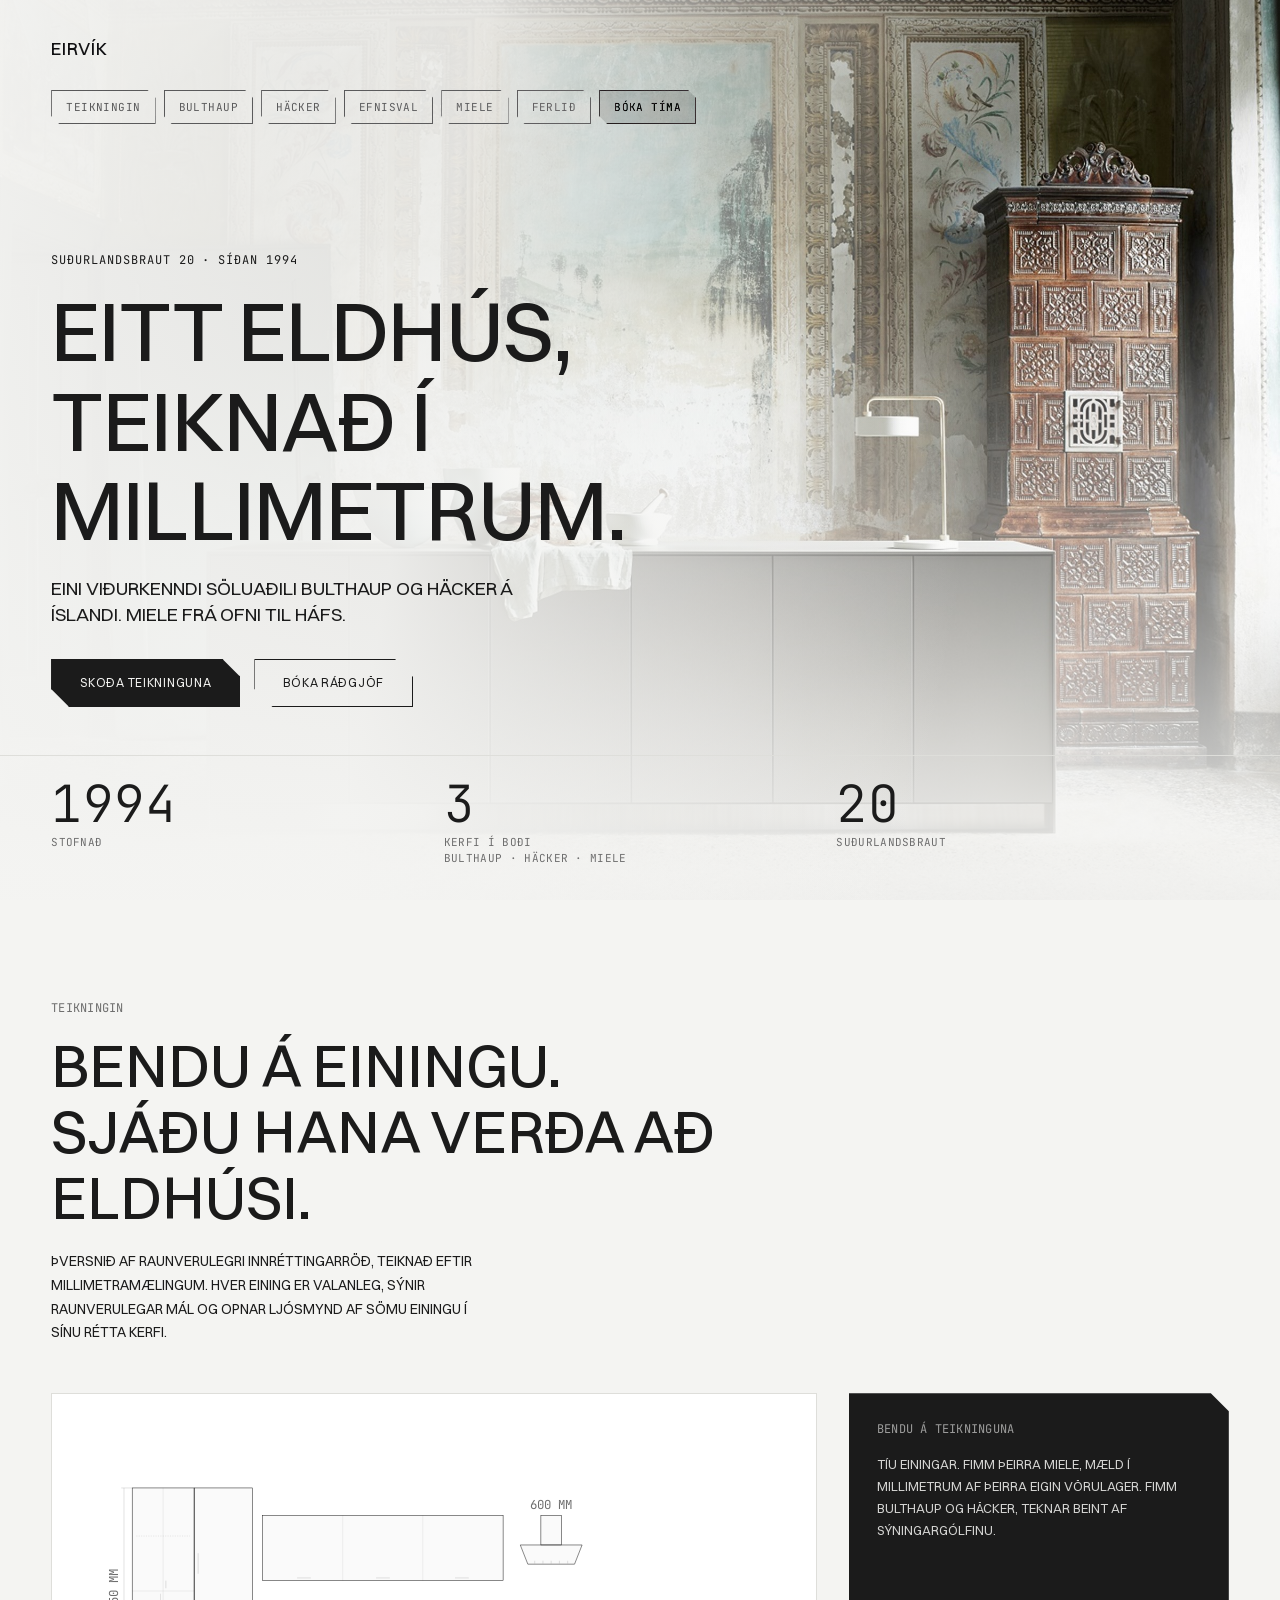
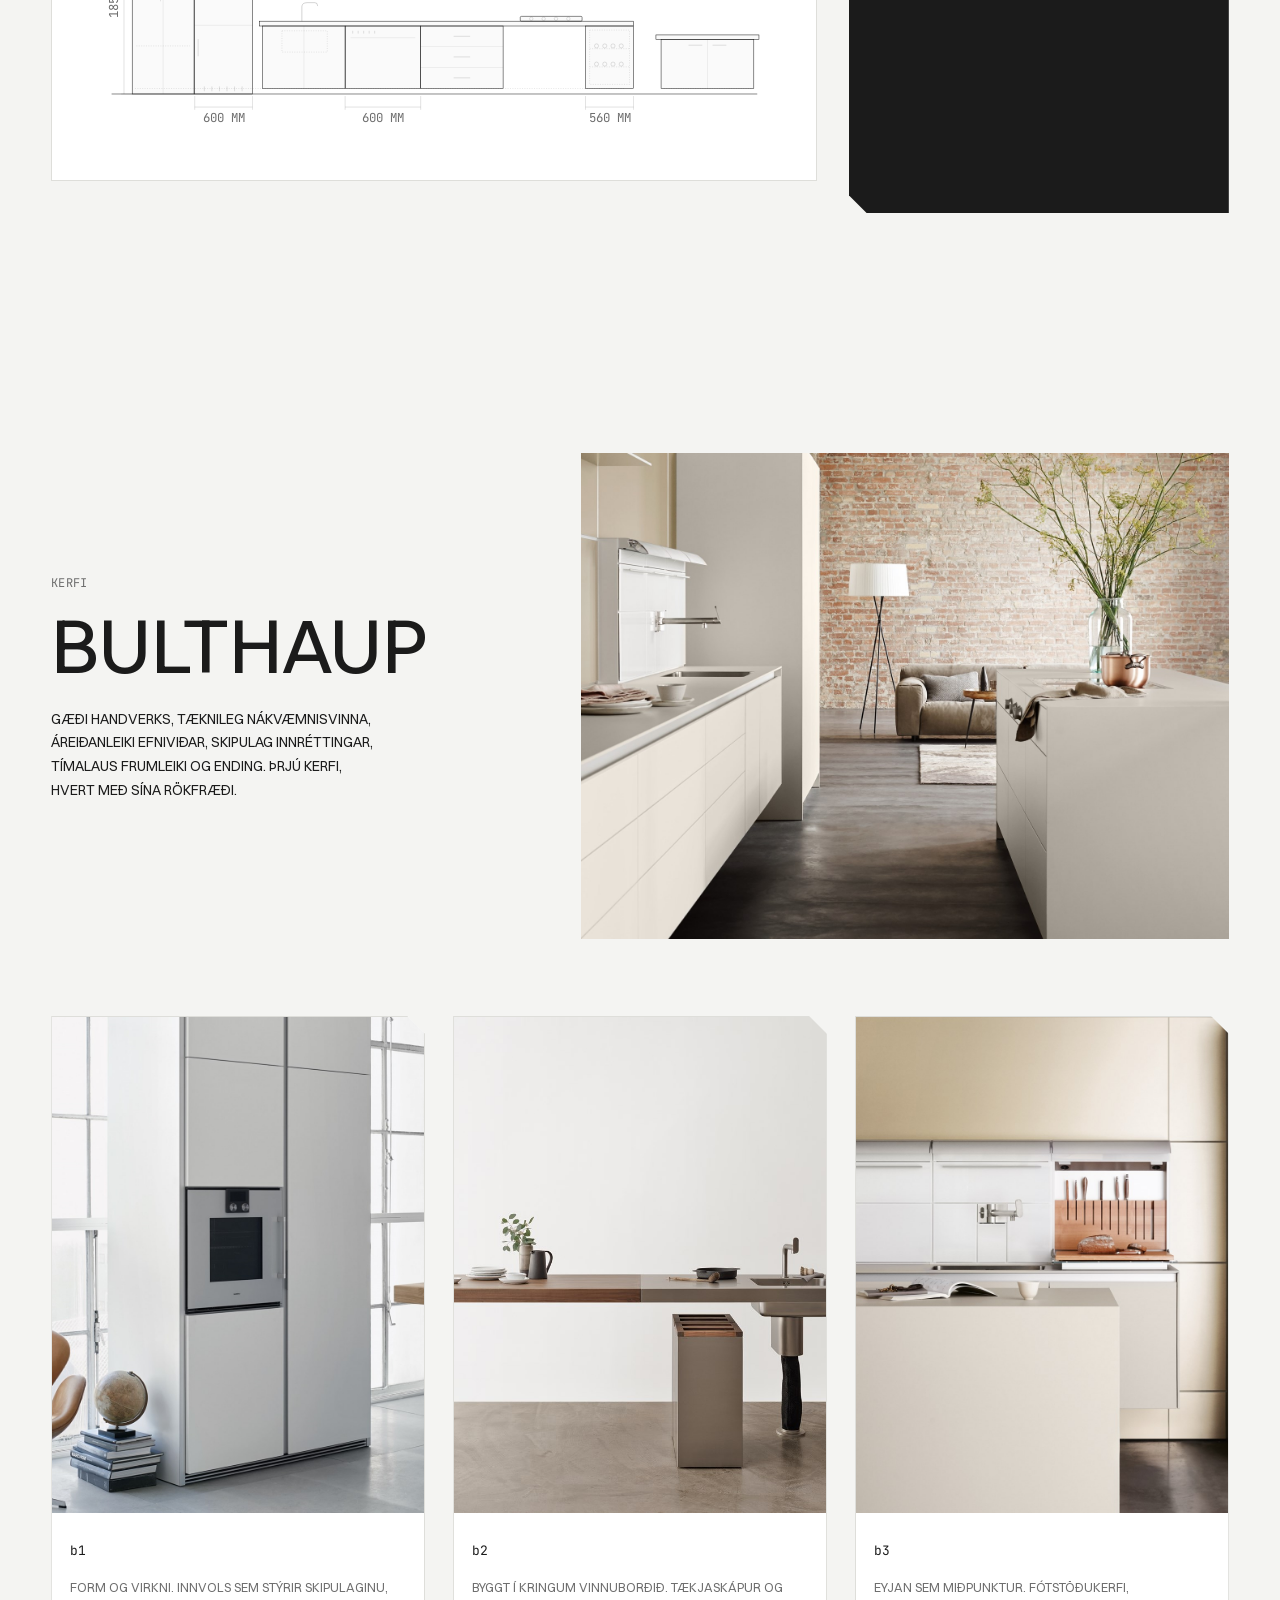
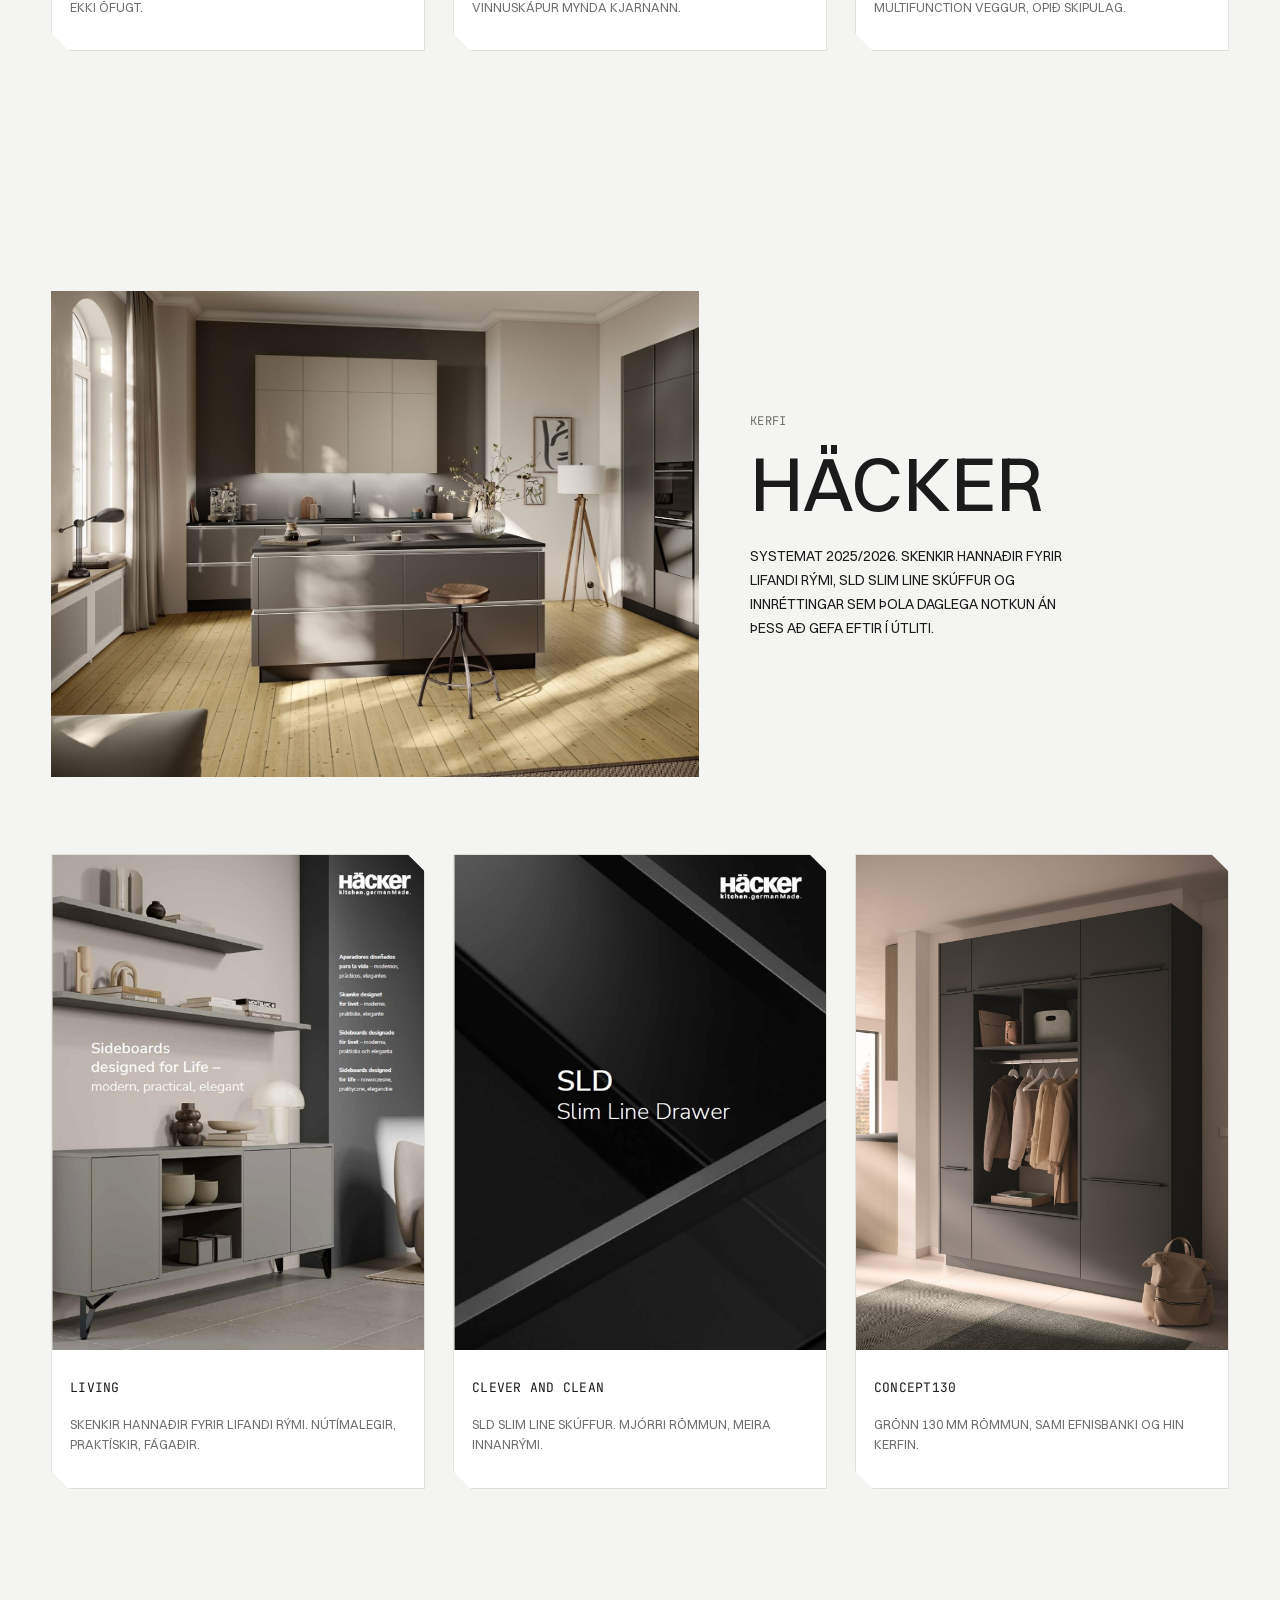
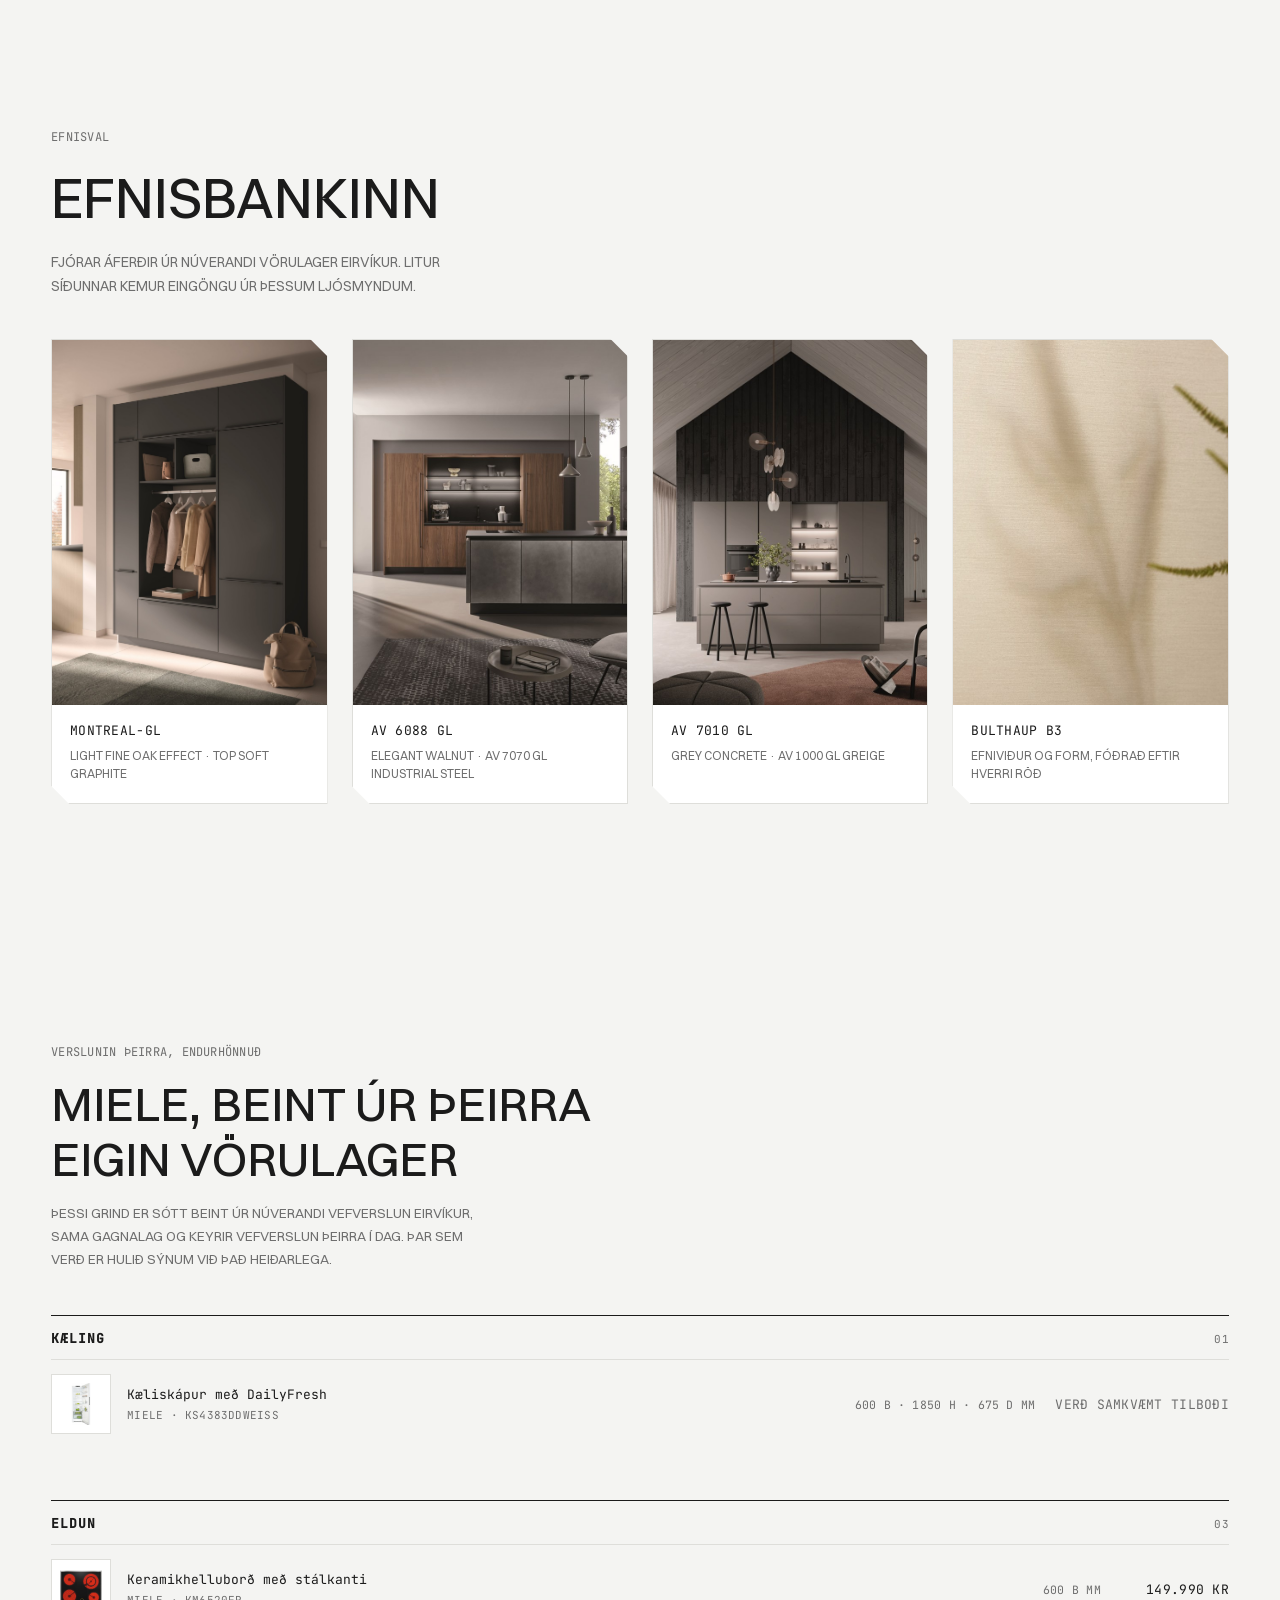
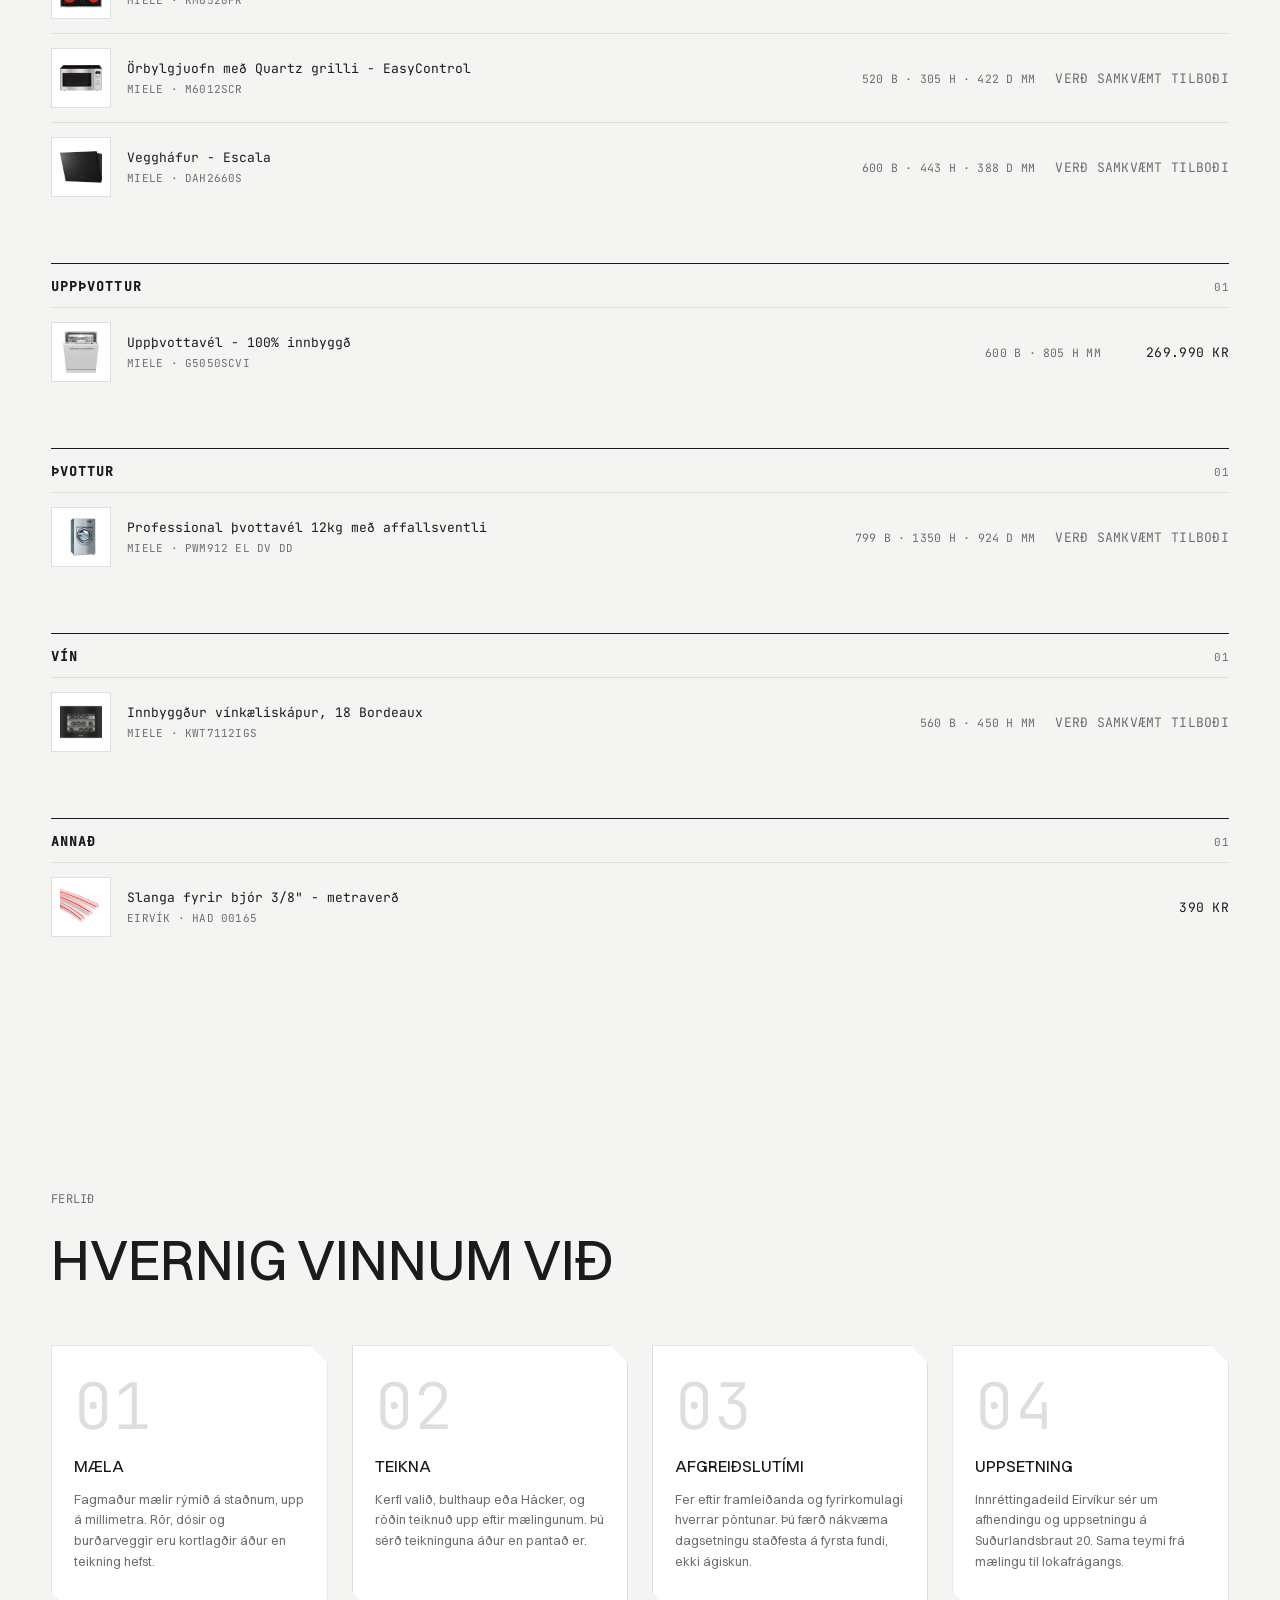
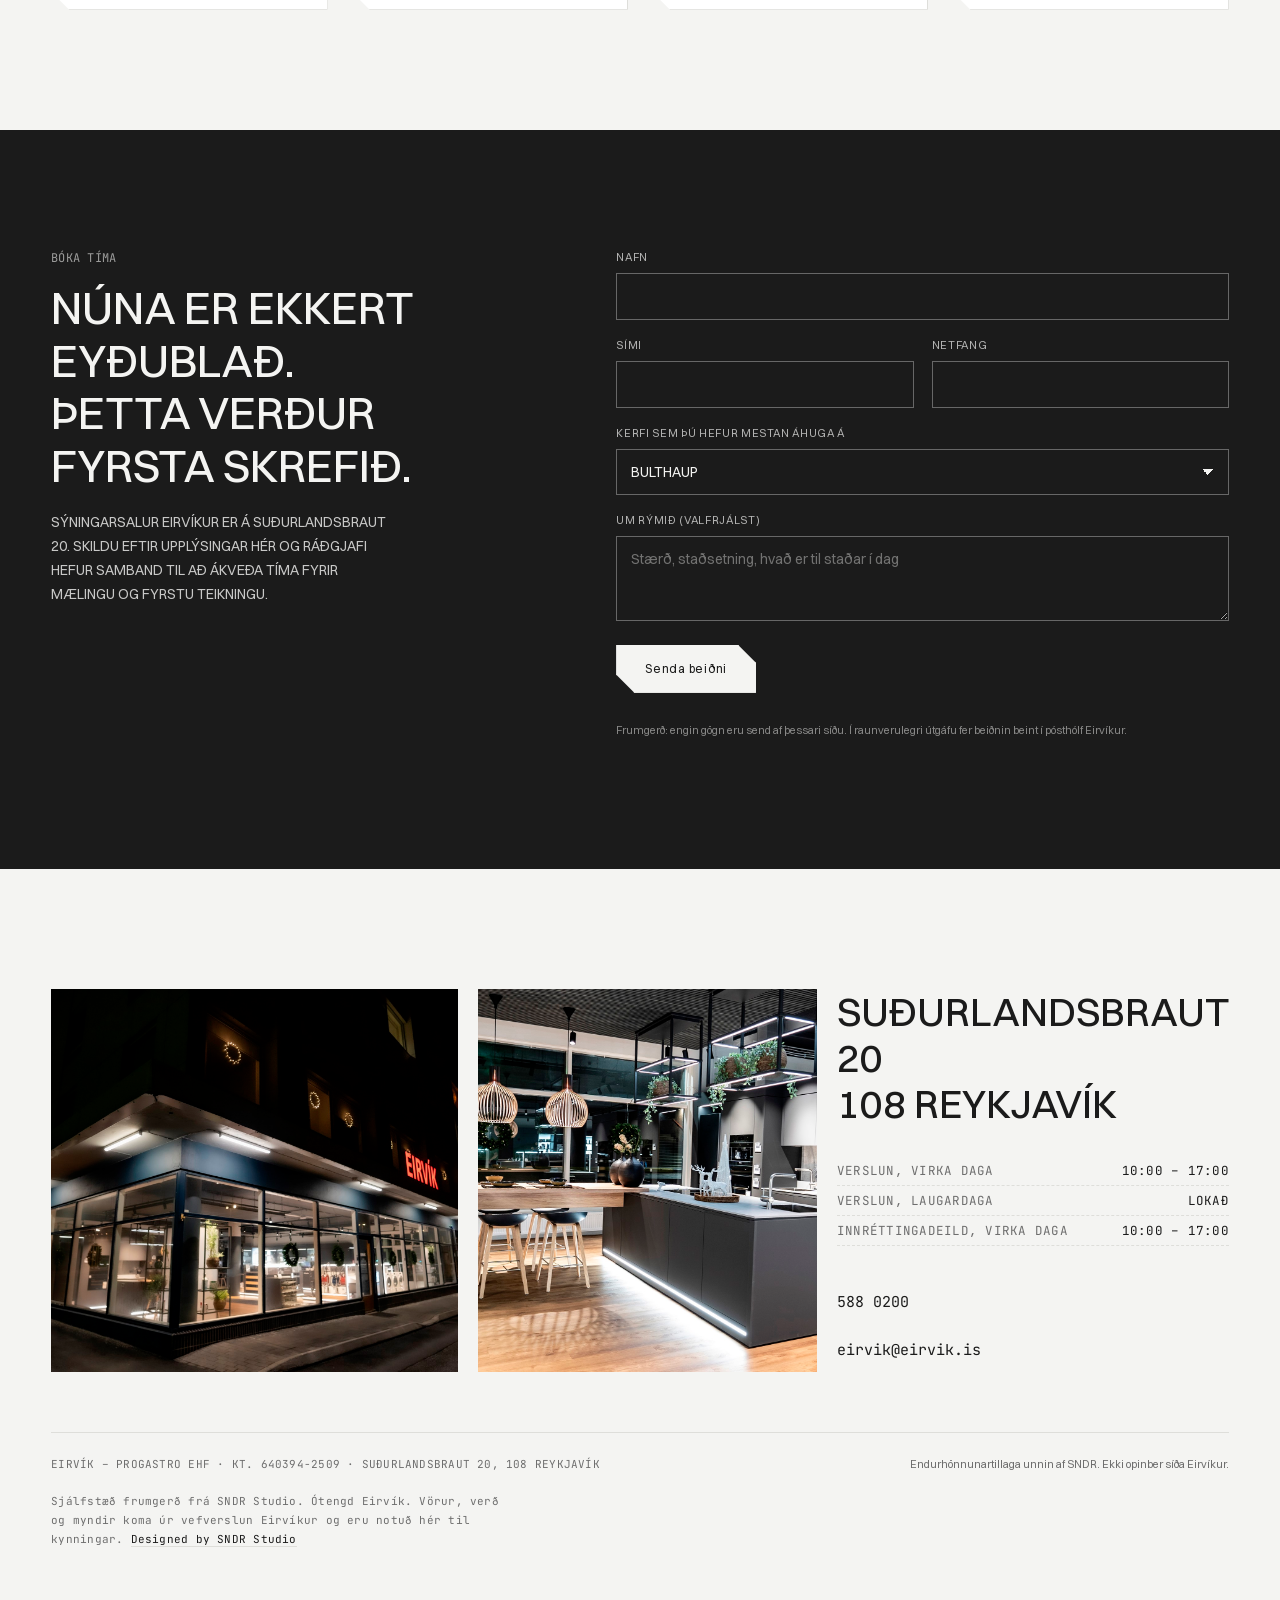
<file: index.html>
<!DOCTYPE html>
<html lang="is">
<head>
<meta charset="UTF-8">
<meta name="viewport" content="width=device-width, initial-scale=1">
<title>Eirvík — bulthaup, Häcker og Miele. Suðurlandsbraut 20.</title>
<meta name="description" content="Eini viðurkenndi söluaðili bulthaup og Häcker eldhúsinnréttinga á Íslandi, ásamt Miele. Teiknað í millimetrum, síðan 1994.">
<meta name="theme-color" content="#F4F4F2">
<link rel="preload" as="font" type="font/woff2" href="fonts/Switzer-Variable.woff2" crossorigin>
<link rel="stylesheet" href="styles.css?v=d72c915">
<meta name="robots" content="noindex, nofollow">
<link rel="icon" type="image/png" sizes="32x32" href="favicon-32.png">
<link rel="apple-touch-icon" sizes="180x180" href="favicon-180.png">
</head>
<body>

<a class="skip-link" href="#top-content">Fara í meginefni</a>

<!-- ============ PRELOADER ============ -->
<div id="preloader" aria-hidden="true">
  <div class="preloader__wordmark">EIRVÍK</div>
  <div class="preloader__count"><span id="preloader-pct">0</span></div>
</div>

<!-- ============ HEADER ============ -->
<header class="site-header" id="site-header">
  <div class="site-header__inner">
    <a href="#hero" class="site-header__logo" id="header-logo" aria-label="Eirvík, á forsíðu">EIRVÍK</a>
    <nav class="site-header__nav" aria-label="Aðalvalmynd">
      <a href="#plan">Teikningin</a>
      <a href="#bulthaup">bulthaup</a>
      <a href="#hacker">Häcker</a>
      <a href="#miele">Miele</a>
      <a href="#ferli">Ferlið</a>
      <a href="#bokun" class="site-header__cta">Bóka tíma</a>
    </nav>
    <button class="site-header__toggle" id="nav-toggle" aria-expanded="false" aria-controls="mobile-nav" aria-label="Opna valmynd">
      <span aria-hidden="true"></span><span aria-hidden="true"></span>
    </button>
  </div>
  <!-- section chip nav: constant wayfinding bar, visible at every breakpoint
       (never hidden by the header's hide-on-scroll-down or the mobile toggle).
       Order follows physical page order post-move (Teikningin now sits right
       after the hero) so scrollspy highlighting reads left-to-right the same
       way the page reads top-to-bottom. -->
  <nav class="site-header__subnav" id="section-nav" aria-label="Kaflavalmynd">
    <a href="#plan" class="section-nav__chip" data-section="plan">Teikningin</a>
    <a href="#bulthaup" class="section-nav__chip" data-section="bulthaup">bulthaup</a>
    <a href="#hacker" class="section-nav__chip" data-section="hacker">Häcker</a>
    <a href="#efni" class="section-nav__chip" data-section="efni">Efnisval</a>
    <a href="#miele" class="section-nav__chip" data-section="miele">Miele</a>
    <a href="#ferli" class="section-nav__chip" data-section="ferli">Ferlið</a>
    <a href="#bokun" class="section-nav__chip" data-section="bokun">Bóka tíma</a>
  </nav>
  <nav id="mobile-nav" class="mobile-nav" aria-label="Valmynd, farsími">
    <a href="#plan">Teikningin</a>
    <a href="#bulthaup">bulthaup</a>
    <a href="#hacker">Häcker</a>
    <a href="#efni">Efnisval</a>
    <a href="#miele">Miele</a>
    <a href="#ferli">Ferlið</a>
    <a href="#bokun">Bóka tíma</a>
    <a href="#stadur">Suðurlandsbraut 20</a>
  </nav>
</header>

<main id="top">
  <span id="top-content"></span>

  <!-- ============ HERO ============ -->
  <section class="chapter chapter--hero" id="hero">
    <div class="hero__media">
      <img src="assets/photos/hero.jpg" alt="Bulthaup eldhúseyja með svörtum skápaeiningum og opnum hillum, ljósmyndað hjá Eirvík" width="2400" height="1702" fetchpriority="high">
      <div class="hero__scrim"></div>
    </div>
    <div class="hero__grid">
      <p class="hero__eyebrow mono">Suðurlandsbraut 20 · síðan 1994</p>
      <h1 class="hero__title">Eitt eldhús,<br>teiknað í millimetrum.</h1>
      <p class="hero__lede">Eini viðurkenndi söluaðili bulthaup og Häcker á Íslandi. Miele frá ofni til háfs.</p>
      <div class="hero__actions">
        <a href="#plan" class="btn btn--notched btn--dark">Skoða teikninguna</a>
        <a href="#bokun" class="btn btn--notched btn--ghost">Bóka ráðgjöf</a>
      </div>
    </div>
    <div class="hero__stats mono">
      <div class="hero__stat"><span class="hero__stat-figure">1994</span><span class="hero__stat-label">Stofnað</span></div>
      <div class="hero__stat"><span class="hero__stat-figure">3</span><span class="hero__stat-label">Kerfi í boði<br>bulthaup · Häcker · Miele</span></div>
      <div class="hero__stat"><span class="hero__stat-figure">20</span><span class="hero__stat-label">Suðurlandsbraut</span></div>
    </div>
  </section>

  <!-- ============ PLAN SELECTOR ============ -->
  <section class="chapter chapter--plan" id="plan">
    <div class="plan__head">
      <p class="plan__kicker mono">Teikningin</p>
      <h2 class="plan__title">Bendu á einingu.<br>Sjáðu hana verða að eldhúsi.</h2>
      <p class="plan__body">Þversnið af raunverulegri innréttingarröð, teiknað eftir millimetramælingum. Hver eining er valanleg, sýnir raunverulegar mál og opnar ljósmynd af sömu einingu í sínu rétta kerfi.</p>
    </div>

    <div class="plan__stage" id="plan-stage">
      <div class="plan__svg-wrap">
        <svg class="plan__svg" id="plan-svg" viewBox="0 0 2000 900" xmlns="http://www.w3.org/2000/svg" role="img" aria-label="Þversnið af eldhúsröð með völdum einingum">

  <!-- =============== GROUND: one kitchen, one floor =============== -->
  <g class="plan-shape--static">
    <line x1="60" y1="760" x2="1940" y2="760" stroke="var(--ink)" stroke-width="1.5"/>
    <!-- kick/plinth recess line under every floor-standing run -->
    <line class="plan-detail plan-detail--faint" x1="128" y1="744" x2="1552" y2="744"/>
    <line class="plan-detail plan-detail--faint" x1="1668" y1="744" x2="1922" y2="744"/>
  </g>

  <!-- =============== TALL BLOCK (floor to 1850) =============== -->
  <g class="plan-module" data-hoverable="tall-pantry">
    <rect class="plan-shape" x="120" y="160" width="180" height="600"/>
    <line class="plan-detail plan-detail--reveal" x1="210" y1="160" x2="210" y2="760"/>
    <line class="plan-detail plan-detail--reveal" x1="120" y1="460" x2="300" y2="460"/>
    <line class="plan-detail plan-detail--etch" x1="218" y1="430" x2="218" y2="452"/>
    <line class="plan-detail plan-detail--etch" x1="202" y1="468" x2="202" y2="490"/>
    <line class="plan-detail plan-detail--faint" x1="132" y1="300" x2="288" y2="300"/>
    <line class="plan-detail plan-detail--faint" x1="132" y1="620" x2="288" y2="620"/>
  </g>
  <g class="plan-module" data-hoverable="fridge-column">
    <rect class="plan-shape" x="302" y="160" width="168" height="600"/>
    <line class="plan-detail plan-detail--reveal" x1="302" y1="560" x2="470" y2="560"/>
    <line class="plan-detail plan-detail--etch" x1="312" y1="350" x2="312" y2="410"/>
    <line class="plan-detail plan-detail--etch" x1="312" y1="600" x2="312" y2="650"/>
    <g class="plan-detail plan-detail--etch">
      <line x1="330" y1="738" x2="330" y2="752"/><line x1="352" y1="738" x2="352" y2="752"/>
      <line x1="374" y1="738" x2="374" y2="752"/><line x1="396" y1="738" x2="396" y2="752"/>
      <line x1="418" y1="738" x2="418" y2="752"/><line x1="440" y1="738" x2="440" y2="752"/>
    </g>
  </g>

  <!-- =============== WALL CABINETS on one datum =============== -->
  <g class="plan-module" data-hoverable="wall-cabinets">
    <rect class="plan-shape" x="500" y="240" width="700" height="190"/>
    <line class="plan-detail plan-detail--reveal" x1="733" y1="240" x2="733" y2="430"/>
    <line class="plan-detail plan-detail--reveal" x1="966" y1="240" x2="966" y2="430"/>
    <line class="plan-detail plan-detail--etch" x1="600" y1="422" x2="640" y2="422"/>
    <line class="plan-detail plan-detail--etch" x1="830" y1="422" x2="870" y2="422"/>
    <line class="plan-detail plan-detail--etch" x1="1060" y1="422" x2="1100" y2="422"/>
  </g>

  <!-- =============== HOOD over the hob =============== -->
  <g class="plan-module" data-hoverable="hood">
    <rect class="plan-shape" x="1310" y="240" width="60" height="86"/>
    <path class="plan-shape" d="M1250 326 L1430 326 L1408 382 L1272 382 Z"/>
    <g class="plan-detail plan-detail--etch">
      <line x1="1292" y1="372" x2="1292" y2="380"/><line x1="1316" y1="372" x2="1316" y2="380"/>
      <line x1="1340" y1="372" x2="1340" y2="380"/><line x1="1364" y1="372" x2="1364" y2="380"/>
      <line x1="1388" y1="372" x2="1388" y2="380"/>
    </g>
    <g class="plan-dims">
      <text x="1340" y="222" text-anchor="middle">600 MM</text>
    </g>
  </g>

  <!-- =============== WORKTOP + SINK (bulthaup vinnuborð) =============== -->
  <g class="plan-module" data-hoverable="sink">
    <rect class="plan-shape" x="490" y="548" width="1090" height="14"/>
    <rect class="plan-shape" x="500" y="562" width="240" height="182"/>
    <rect class="plan-detail plan-detail--faint" x="556" y="576" width="132" height="62" fill="none"/>
    <line class="plan-detail" x1="614" y1="548" x2="614" y2="506"/>
    <path class="plan-detail" d="M614 506 Q614 494 630 494 L652 494 Q660 494 660 504" fill="none"/>
    <line class="plan-detail plan-detail--reveal" x1="620" y1="562" x2="620" y2="744"/>
  </g>

  <!-- =============== HOB on the worktop =============== -->
  <g class="plan-module" data-hoverable="hob">
    <rect class="plan-shape" x="1250" y="534" width="180" height="14" rx="3"/>
    <g class="plan-detail plan-detail--etch">
      <circle cx="1282" cy="541" r="5" fill="none"/><circle cx="1318" cy="541" r="5" fill="none"/>
      <circle cx="1354" cy="541" r="5" fill="none"/><circle cx="1390" cy="541" r="5" fill="none"/>
    </g>
  </g>

  <!-- =============== BASE RUN =============== -->
  <g class="plan-module" data-hoverable="dishwasher">
    <rect class="plan-shape" x="740" y="562" width="220" height="182"/>
    <g class="plan-detail plan-detail--etch">
      <line x1="762" y1="576" x2="762" y2="584"/><line x1="778" y1="576" x2="778" y2="584"/>
      <line x1="794" y1="576" x2="794" y2="584"/><line x1="810" y1="576" x2="810" y2="584"/>
      <line x1="826" y1="576" x2="826" y2="584"/>
    </g>
    <line class="plan-detail plan-detail--reveal" x1="756" y1="596" x2="944" y2="596"/>
  </g>
  <g class="plan-module" data-hoverable="drawer-bank">
    <rect class="plan-shape" x="960" y="562" width="240" height="182"/>
    <line class="plan-detail plan-detail--reveal" x1="960" y1="622" x2="1200" y2="622"/>
    <line class="plan-detail plan-detail--reveal" x1="960" y1="683" x2="1200" y2="683"/>
    <line class="plan-detail plan-detail--etch" x1="1056" y1="592" x2="1104" y2="592"/>
    <line class="plan-detail plan-detail--etch" x1="1056" y1="652" x2="1104" y2="652"/>
    <line class="plan-detail plan-detail--etch" x1="1056" y1="713" x2="1104" y2="713"/>
  </g>
  <g class="plan-module" data-hoverable="wine-cabinet">
    <rect class="plan-shape" x="1440" y="562" width="140" height="182"/>
    <rect class="plan-detail plan-detail--faint" x="1452" y="574" width="116" height="158" fill="none"/>
    <line class="plan-detail plan-detail--faint" x1="1452" y1="628" x2="1568" y2="628"/>
    <line class="plan-detail plan-detail--faint" x1="1452" y1="681" x2="1568" y2="681"/>
    <g class="plan-detail plan-detail--etch">
      <circle cx="1472" cy="620" r="6" fill="none"/><circle cx="1496" cy="620" r="6" fill="none"/>
      <circle cx="1520" cy="620" r="6" fill="none"/><circle cx="1544" cy="620" r="6" fill="none"/>
      <circle cx="1472" cy="673" r="6" fill="none"/><circle cx="1496" cy="673" r="6" fill="none"/>
      <circle cx="1520" cy="673" r="6" fill="none"/><circle cx="1544" cy="673" r="6" fill="none"/>
    </g>
  </g>

  <!-- =============== ISLAND, same floor =============== -->
  <g class="plan-module" data-hoverable="island">
    <rect class="plan-shape" x="1645" y="588" width="300" height="14"/>
    <rect class="plan-shape" x="1660" y="602" width="270" height="142"/>
    <line class="plan-detail plan-detail--reveal" x1="1795" y1="602" x2="1795" y2="744"/>
    <line class="plan-detail plan-detail--etch" x1="1740" y1="618" x2="1780" y2="618"/>
    <line class="plan-detail plan-detail--etch" x1="1810" y1="618" x2="1850" y2="618"/>
  </g>

  <!-- =============== DIMENSIONS, sparse =============== -->
  <g class="plan-dims">
    <line class="plan-detail plan-detail--etch" x1="302" y1="766" x2="302" y2="806"/>
    <line class="plan-detail plan-detail--etch" x1="470" y1="766" x2="470" y2="806"/>
    <line class="plan-detail plan-detail--etch" x1="302" y1="798" x2="470" y2="798"/>
    <text x="386" y="842" text-anchor="middle">600 MM</text>

    <line class="plan-detail plan-detail--etch" x1="740" y1="766" x2="740" y2="806"/>
    <line class="plan-detail plan-detail--etch" x1="960" y1="766" x2="960" y2="806"/>
    <line class="plan-detail plan-detail--etch" x1="740" y1="798" x2="960" y2="798"/>
    <text x="850" y="842" text-anchor="middle">600 MM</text>

    <line class="plan-detail plan-detail--etch" x1="1440" y1="766" x2="1440" y2="806"/>
    <line class="plan-detail plan-detail--etch" x1="1580" y1="766" x2="1580" y2="806"/>
    <line class="plan-detail plan-detail--etch" x1="1440" y1="798" x2="1580" y2="798"/>
    <text x="1510" y="842" text-anchor="middle">560 MM</text>

    <line class="plan-detail plan-detail--etch" x1="96" y1="160" x2="96" y2="760"/>
    <line class="plan-detail plan-detail--etch" x1="88" y1="160" x2="120" y2="160"/>
    <line class="plan-detail plan-detail--etch" x1="88" y1="760" x2="120" y2="760"/>
    <text x="78" y="468" text-anchor="middle" transform="rotate(-90 78 468)">1850 MM</text>
  </g>
</svg>
      </div>

      <!-- Mobile fallback: the drawing's thin modules (a 14-unit worktop) are
           not honest thumb targets, and hovering doesn't exist on touch.
           Same PLAN_ITEMS engine, one input surface: a bordered row per
           module that expands in place to the real photo + specs (built
           in main.js, buildRows()). Desktop hover-the-drawing + the
           readout aside below are untouched, just hidden under 900px. -->
      <div class="plan__rows" id="plan-rows" role="list" aria-label="Veldu einingu"></div>
      <aside class="plan__readout" id="plan-readout" aria-live="polite">
        <div class="plan__readout-empty" id="plan-readout-empty">
          <p class="mono plan__readout-hint">Bendu á teikninguna</p>
          <p class="plan__readout-empty-text">Tíu einingar. Fimm þeirra Miele, mæld í millimetrum af þeirra eigin vörulager. Fimm bulthaup og Häcker, teknar beint af sýningargólfinu.</p>
        </div>
        <div class="plan__readout-detail" id="plan-readout-detail" hidden>
          <div class="plan__readout-photo">
            <img id="plan-readout-img" alt="" hidden>
          </div>
          <p class="plan__readout-system mono" id="plan-readout-system"></p>
          <h3 class="plan__readout-name" id="plan-readout-name"></h3>
          <p class="plan__readout-note" id="plan-readout-note"></p>
          <div class="plan__readout-dims mono" id="plan-readout-dims"></div>
          <p class="plan__readout-price mono" id="plan-readout-price"></p>
        </div>
      </aside>
    </div>
  </section>

  <!-- ============ BULTHAUP ============ -->
  <section class="chapter chapter--system" id="bulthaup">
    <div class="system__frame">
      <div class="system__statement">
        <p class="system__kicker mono">Kerfi</p>
        <h2 class="system__title">bulthaup</h2>
        <p class="system__body">Gæði handverks, tæknileg nákvæmnisvinna, áreiðanleiki efniviðar, skipulag innréttingar, tímalaus frumleiki og ending. Þrjú kerfi, hvert með sína rökfræði.</p>
      </div>
      <div class="system__image">
        <img src="assets/photos/bulthaup-b3-main.jpg" alt="bulthaup b3, opið eldhúskerfi með fjölnota vegg" loading="lazy" width="1600" height="1198">
      </div>
    </div>
    <div class="system__lines">
      <article class="system__line">
        <div class="system__line-media"><img src="assets/photos/bulthaup-b1-detail.jpg" alt="bulthaup b1, háir skápar" loading="lazy" width="1200" height="1200"></div>
        <p class="system__line-code mono brandcase">b1</p>
        <p class="system__line-desc">Form og virkni. Innvols sem stýrir skipulaginu, ekki öfugt.</p>
      </article>
      <article class="system__line">
        <div class="system__line-media"><img src="assets/photos/bulthaup-b2-detail.jpg" alt="bulthaup b2, vinnuborð" loading="lazy" width="1200" height="900"></div>
        <p class="system__line-code mono brandcase">b2</p>
        <p class="system__line-desc">Byggt í kringum vinnuborðið. Tækjaskápur og vinnuskápur mynda kjarnann.</p>
      </article>
      <article class="system__line">
        <div class="system__line-media"><img src="assets/photos/bulthaup-b3-island.jpg" alt="bulthaup b3, eyja" loading="lazy" width="1600" height="1200"></div>
        <p class="system__line-code mono brandcase">b3</p>
        <p class="system__line-desc">Eyjan sem miðpunktur. Fótstöðukerfi, multifunction veggur, opið skipulag.</p>
      </article>
    </div>
  </section>

  <!-- ============ HÄCKER ============ -->
  <section class="chapter chapter--system chapter--system-alt" id="hacker">
    <div class="system__frame system__frame--reverse">
      <div class="system__image">
        <img src="assets/photos/hacker-hero.jpg" alt="Häcker systemat eldhús, dökkir skápar og opnar hillur" loading="lazy" width="2000" height="1125">
      </div>
      <div class="system__statement">
        <p class="system__kicker mono">Kerfi</p>
        <h2 class="system__title">Häcker</h2>
        <p class="system__body">Systemat 2025/2026. Skenkir hannaðir fyrir lifandi rými, SLD Slim Line skúffur og innréttingar sem þola daglega notkun án þess að gefa eftir í útliti.</p>
      </div>
    </div>
    <div class="system__lines">
      <article class="system__line">
        <div class="system__line-media"><img src="assets/photos/hacker-detail1.jpg" alt="Häcker skenkir fyrir lifandi rými" loading="lazy" width="1200" height="1597"></div>
        <p class="system__line-code mono">Living</p>
        <p class="system__line-desc">Skenkir hannaðir fyrir lifandi rými. Nútímalegir, praktískir, fágaðir.</p>
      </article>
      <article class="system__line">
        <div class="system__line-media"><img src="assets/photos/hacker-detail2.jpg" alt="Häcker SLD Slim Line skúffur" loading="lazy" width="1200" height="1597"></div>
        <p class="system__line-code mono">Clever&nbsp;and&nbsp;clean</p>
        <p class="system__line-desc">SLD Slim Line skúffur. Mjórri römmun, meira innanrými.</p>
      </article>
      <article class="system__line">
        <div class="system__line-media"><img src="assets/photos/hacker-material1.jpg" alt="Häcker Montreal-GL viðaráferð" loading="lazy" width="1200" height="1697"></div>
        <p class="system__line-code mono">Concept130</p>
        <p class="system__line-desc">Grönn 130&nbsp;mm römmun, sami efnisbanki og hin kerfin.</p>
      </article>
    </div>
  </section>

  <!-- ============ MATERIALS ============ -->
  <section class="chapter chapter--materials" id="efni">
    <div class="materials__head">
      <p class="materials__kicker mono">Efnisval</p>
      <h2 class="materials__title">Efnisbankinn</h2>
      <p class="materials__body">Fjórar áferðir úr núverandi vörulager Eirvíkur. Litur síðunnar kemur eingöngu úr þessum ljósmyndum.</p>
    </div>
    <div class="materials__grid">
      <figure class="materials__item">
        <img src="assets/photos/hacker-material1.jpg" alt="Häcker Montreal-GL, ljós eikaráferð" loading="lazy" width="1200" height="1697">
        <figcaption><span class="mono">MONTREAL-GL</span>Light fine oak effect · Top soft graphite</figcaption>
      </figure>
      <figure class="materials__item">
        <img src="assets/photos/hacker-material2.jpg" alt="Häcker AV6088GL, valhnotuáferð" loading="lazy" width="1200" height="866">
        <figcaption><span class="mono">AV 6088 GL</span>Elegant walnut · AV 7070 GL Industrial steel</figcaption>
      </figure>
      <figure class="materials__item">
        <img src="assets/photos/hacker-material3.jpg" alt="Häcker AV7010GL, steinsteypuáferð" loading="lazy" width="1200" height="848">
        <figcaption><span class="mono">AV 7010 GL</span>Grey concrete · AV 1000 GL Greige</figcaption>
      </figure>
      <figure class="materials__item">
        <img src="assets/photos/bulthaup-b3-materials.jpg" alt="bulthaup b3, efnisval og áferðir" loading="lazy" width="1200" height="894">
        <figcaption><span class="mono">bulthaup b3</span>Efniviður og form, fóðrað eftir hverri röð</figcaption>
      </figure>
    </div>
  </section>

  <!-- ============ MIELE APPLIANCE WALL ============ -->
  <section class="chapter chapter--appliances" id="miele">
    <div class="appliances__head">
      <p class="appliances__kicker mono">Verslunin þeirra, endurhönnuð</p>
      <h2 class="appliances__title">Miele, beint úr þeirra eigin vörulager</h2>
      <p class="appliances__body">Þessi grind er sótt beint úr núverandi vefverslun Eirvíkur, sama gagnalag og keyrir vefverslun þeirra í dag. Þar sem verð er hulið sýnum við það heiðarlega.</p>
    </div>
    <div class="appliances__grid" id="appliances-grid">
      <!-- populated by main.js from assets/products.json, static markup below is the no-JS fallback -->
      <noscript>
        <p>Kveikið á JavaScript til að sjá vörulistann með lifandi verðum og málum.</p>
      </noscript>
    </div>
  </section>

  <!-- ============ PROCESS ============ -->
  <section class="chapter chapter--process" id="ferli">
    <div class="process__head">
      <p class="process__kicker mono">Ferlið</p>
      <h2 class="process__title">Hvernig vinnum við</h2>
    </div>
    <div class="process__steps">
      <div class="process__step">
        <span class="process__number mono">01</span>
        <h3 class="process__step-title">Mæla</h3>
        <p class="process__step-body">Fagmaður mælir rýmið á staðnum, upp á millimetra. Rör, dósir og burðarveggir eru kortlagðir áður en teikning hefst.</p>
      </div>
      <div class="process__step">
        <span class="process__number mono">02</span>
        <h3 class="process__step-title">Teikna</h3>
        <p class="process__step-body">Kerfi valið, bulthaup eða Häcker, og röðin teiknuð upp eftir mælingunum. Þú sérð teikninguna áður en pantað er.</p>
      </div>
      <div class="process__step">
        <span class="process__number mono">03</span>
        <h3 class="process__step-title">Afgreiðslutími</h3>
        <p class="process__step-body">Fer eftir framleiðanda og fyrirkomulagi hverrar pöntunar. Þú færð nákvæma dagsetningu staðfesta á fyrsta fundi, ekki ágiskun.</p>
      </div>
      <div class="process__step">
        <span class="process__number mono">04</span>
        <h3 class="process__step-title">Uppsetning</h3>
        <p class="process__step-body">Innréttingadeild Eirvíkur sér um afhendingu og uppsetningu á Suðurlandsbraut 20. Sama teymi frá mælingu til lokafrágangs.</p>
      </div>
    </div>
  </section>

  <!-- ============ BOOKING ============ -->
  <section class="chapter chapter--booking" id="bokun">
    <div class="booking__frame">
      <div class="booking__intro">
        <p class="booking__kicker mono">Bóka tíma</p>
        <h2 class="booking__title">Núna er ekkert eyðublað. Þetta verður fyrsta skrefið.</h2>
        <p class="booking__body">Sýningarsalur Eirvíkur er á Suðurlandsbraut 20. Skildu eftir upplýsingar hér og ráðgjafi hefur samband til að ákveða tíma fyrir mælingu og fyrstu teikningu.</p>
      </div>
      <form class="booking__form" id="booking-form" novalidate>
        <div class="form-row">
          <label for="f-name">Nafn</label>
          <input type="text" id="f-name" name="name" autocomplete="name" required>
        </div>
        <div class="form-row form-row--split">
          <div>
            <label for="f-phone">Sími</label>
            <input type="tel" id="f-phone" name="phone" autocomplete="tel" required>
          </div>
          <div>
            <label for="f-email">Netfang</label>
            <input type="email" id="f-email" name="email" autocomplete="email" spellcheck="false" required>
          </div>
        </div>
        <div class="form-row">
          <label for="f-system">Kerfi sem þú hefur mestan áhuga á</label>
          <select id="f-system" name="system">
            <option value="bulthaup">bulthaup</option>
            <option value="hacker">Häcker</option>
            <option value="bæði">Bæði, vil sjá samanburð</option>
            <option value="veit-ekki">Veit ekki enn</option>
          </select>
        </div>
        <div class="form-row">
          <label for="f-message">Um rýmið (valfrjálst)</label>
          <textarea id="f-message" name="message" rows="3" placeholder="Stærð, staðsetning, hvað er til staðar í dag"></textarea>
        </div>
        <button type="submit" class="btn btn--notched btn--dark booking__submit">Senda beiðni</button>
        <p class="booking__note">Frumgerð: engin gögn eru send af þessari síðu. Í raunverulegri útgáfu fer beiðnin beint í pósthólf Eirvíkur.</p>
      </form>
      <div class="booking__confirm" id="booking-confirm" hidden aria-live="polite">
        <p class="mono">Móttekið</p>
        <p>Ráðgjafi hjá Eirvík hefur samband til að ákveða tíma. Sýningarsalur er á Suðurlandsbraut 20.</p>
      </div>
    </div>
  </section>

  <!-- ============ LOCATION / FOOTER ============ -->
  <section class="chapter chapter--location" id="stadur">
    <div class="location__frame">
      <div class="location__media">
        <img src="assets/photos/showroom-store.jpg" alt="Verslun Eirvíkur á Suðurlandsbraut 20" loading="lazy" width="2000" height="1333">
      </div>
      <div class="location__media location__media--secondary">
        <img src="assets/photos/showroom-innrettingar.jpg" alt="Innréttingadeild Eirvíkur á Suðurlandsbraut 20" loading="lazy" width="2000" height="1237">
      </div>
      <div class="location__info">
        <h2 class="location__title">Suðurlandsbraut 20<br>108 Reykjavík</h2>
        <dl class="location__hours mono">
          <div><dt>Verslun, virka daga</dt><dd>10:00 – 17:00</dd></div>
          <div><dt>Verslun, laugardaga</dt><dd>Lokað</dd></div>
          <div><dt>Innréttingadeild, virka daga</dt><dd>10:00 – 17:00</dd></div>
        </dl>
        <div class="location__contact">
          <a href="tel:+3545880200">588&nbsp;0200</a>
          <a href="mailto:eirvik@eirvik.is">eirvik@eirvik.is</a>
        </div>
      </div>
    </div>
    <footer class="site-footer">
      <p class="mono">Eirvík – Progastro ehf · kt. 640394-2509 · Suðurlandsbraut 20, 108 Reykjavík</p>
      <p class="site-footer__note">Endurhönnunartillaga unnin af SNDR. Ekki opinber síða Eirvíkur.</p>
    <p class="sndr-credit">Sjálfstæð frumgerð frá SNDR Studio. Ótengd Eirvík. Vörur, verð og myndir koma úr vefverslun Eirvíkur og eru notuð hér til kynningar. <a href="https://sndr-studio.pages.dev" rel="noopener">Designed by SNDR Studio</a></p>
</footer>
  </section>

</main>

<script src="main.js?v=d72c915"></script>
</body>
</html>
</file>
<file: styles.css>
/* ==========================================================================
   EIRVÍK — "Millimetrinn"
   Technical-drawing register. Light ground, ink line-work, colour only
   from kitchen photography. Likova staircase/plan-engine transplant.
   Full constant list documented in DESIGN.md.
   ========================================================================== */

/* ---------- fonts (self-hosted, no CDN) ---------- */
@font-face {
  font-family: 'Switzer';
  src: url('fonts/Switzer-Variable.woff2') format('woff2');
  font-weight: 100 900;
  font-style: normal;
  font-display: swap;
}
@font-face {
  font-family: 'JetBrains Mono';
  src: url('fonts/jetbrains-mono-v24-latin_latin-ext-300.woff2') format('woff2');
  font-weight: 300;
  font-style: normal;
  font-display: swap;
}
@font-face {
  font-family: 'JetBrains Mono';
  src: url('fonts/jetbrains-mono-v24-latin_latin-ext-regular.woff2') format('woff2');
  font-weight: 400;
  font-style: normal;
  font-display: swap;
}
@font-face {
  font-family: 'JetBrains Mono';
  src: url('fonts/jetbrains-mono-v24-latin_latin-ext-500.woff2') format('woff2');
  font-weight: 500;
  font-style: normal;
  font-display: swap;
}

/* ---------- tokens ---------- */
:root {
  --ground: #F4F4F2;
  --ink: #1B1B1B;
  --rule: #DEDEDA;
  --secondary: #6E6E6E;
  --panel: #FFFFFF;

  --font-display: 'Switzer', 'Helvetica Neue', Arial, sans-serif;
  --font-mono: 'JetBrains Mono', ui-monospace, 'SF Mono', Menlo, monospace;

  --gutter: clamp(20px, 4vw, 60px);
  --container-max: 1720px;

  --ease-out: cubic-bezier(.25,.74,.22,.99);
  --ease-in: cubic-bezier(.47,.04,.5,-.06);
  --ease-in-out: cubic-bezier(.55,0,.1,1);
  --ease-snap: cubic-bezier(.25,0,.35,1);

  --dur-fast: .25s;
  --dur-normal: .5s;
  --dur-block: 2s;
  --dur-title: .7s;
  --dur-text: 1.2s;

  --notch: 18px;
}

* { box-sizing: border-box; -webkit-tap-highlight-color: transparent; }
html { background: var(--ground); color-scheme: light; }
/* clip, not hidden: hidden kills sticky descendants. NOT on <html>:
   overflow-x:clip on the root breaks position:fixed in iOS WebViews
   (in-app browsers) and the fixed header detaches to the page bottom. */
html { max-width: 100%; }
body { max-width: 100%; overflow-x: clip; }

.skip-link {
  position: fixed; top: -100px; left: 12px; z-index: 1000;
  background: var(--ink); color: var(--ground);
  padding: 12px 18px; font-size: 12px; letter-spacing: .04em;
  transition: top var(--dur-fast) var(--ease-out);
}
.skip-link:focus { top: 12px; }

h1, h2, h3 { text-wrap: balance; }

a, button, .plan-module { touch-action: manipulation; }
a:focus-visible, button:focus-visible {
  outline: 2px solid var(--ink); outline-offset: 3px;
}
/* dark-ground contexts need a light outline, not ink-on-ink */
.mobile-nav a:focus-visible,
.chapter--booking a:focus-visible,
.chapter--booking button:focus-visible,
.plan__readout a:focus-visible {
  outline-color: var(--ground);
}

body {
  margin: 0;
  background: var(--ground);
  color: var(--ink);
  font-family: var(--font-display);
  font-weight: 400;
  text-transform: uppercase;
  -webkit-font-smoothing: antialiased;
  text-rendering: optimizeLegibility;
}

img { max-width: 100%; display: block; }
a { color: inherit; text-decoration: none; }
button { font: inherit; color: inherit; background: none; border: 0; cursor: pointer; }
input, select, textarea { font: inherit; text-transform: uppercase; }

.mono { font-family: var(--font-mono); text-transform: uppercase; letter-spacing: .02em; }
.brandcase { text-transform: none; } /* bulthaup b1/b2/b3: official lowercase designations - the ONE exception, documented in DESIGN.md */

/* Scroll-snap (the mobile-safe approximation of the Likova ±30svh gravity
   well, DESIGN.md §Motion deviation 1) was removed after direct feedback —
   `scroll-snap-type: y proximity` fought the user (jumpy, grabby) more than
   it approximated a "well". The staircase clip-path reveal below carries the
   full motion signature now; scrolling itself is native and untouched. */
html { scroll-behavior: auto; }

/* ---------- notched / bitten-corner motif ---------- */
.notched,
.btn--notched,
.materials__item,
.plan__readout,
.process__step,
.system__line {
  clip-path: polygon(
    0 0, calc(100% - var(--notch)) 0, 100% var(--notch),
    100% 100%, var(--notch) 100%, 0 calc(100% - var(--notch))
  );
}

/* ==========================================================================
   PRELOADER
   ========================================================================== */
#preloader {
  position: fixed; inset: 0; z-index: 9999;
  background: var(--ground);
  display: flex; align-items: center; justify-content: center;
  flex-direction: column; gap: 24px;
  transition: opacity var(--dur-block) var(--ease-in-out), visibility 0s linear var(--dur-block);
}
#preloader.is-hidden { opacity: 0; visibility: hidden; pointer-events: none; }
.preloader__wordmark {
  font-size: clamp(40px, 9vw, 120px);
  font-weight: 450;
  letter-spacing: -.01em;
  line-height: 1;
  transition: transform var(--dur-block) var(--ease-in-out), opacity var(--dur-normal) var(--ease-out);
  transform-origin: center;
}
#preloader.is-hidden .preloader__wordmark { transform: scale(.18) translateY(-42vh); opacity: 0; }
.preloader__count { font-family: var(--font-mono); font-size: 14px; color: var(--secondary); }
#preloader.is-hidden .preloader__count { opacity: 0; transition: opacity var(--dur-fast) var(--ease-out); }

/* ==========================================================================
   HEADER — blend-mode-difference chrome
   ========================================================================== */
.site-header {
  position: fixed; top: 0; left: 0; right: 0; z-index: 500;
  /* max(inset, 6px): the notch inset on a real iPhone, and a floor everywhere
     else so the burger never sits 2px off the top edge (Sindri: "sits very
     highly"). env() alone reports 0 in browsers without a notch. */
  padding-top: max(env(safe-area-inset-top), 6px);
  padding-left: env(safe-area-inset-left);
  padding-right: env(safe-area-inset-right);
  mix-blend-mode: difference;
  transition: transform var(--dur-normal) var(--ease-out), background var(--dur-fast) var(--ease-out);
}
@media (min-width:801px){ .site-header.is-hidden { transform: translateY(-100%); } }
/* Likova's real device: blend-difference only over the hero image; once past
   one viewport the header settles to solid ground + hairline (physics-chrome.md
   §9). This also removes the mid-tone-photo low-contrast risk of pure difference
   blend for nav legibility. */
.site-header.is-solid {
  mix-blend-mode: normal;
  background: var(--ground);
  border-bottom: 1px solid var(--rule);
}
.site-header.is-solid .site-header__inner,
.site-header.is-solid .site-header__subnav { color: var(--ink); }
.site-header.is-solid .site-header__toggle span { background: var(--ink); }
/* ...but NOT while the menu is open: the panel behind is var(--ink) too, so
   ink bars on an ink panel made the X invisible - the button looked like it
   vanished on tap. Open state always wins, and blend is disabled so the
   difference filter cannot eat it either. */
.site-header:has(.mobile-nav.is-open) { mix-blend-mode: normal; }
.site-header__toggle[aria-expanded="true"] span,
.site-header.is-solid .site-header__toggle[aria-expanded="true"] span { background: var(--bone, #F4F4F2); }
.site-header__inner {
  display: flex; align-items: center; justify-content: space-between;
  padding: 20px var(--gutter);
  color: #fff;
}
.site-header__logo {
  font-size: 18px; font-weight: 450; letter-spacing: .04em;
}
.site-header__nav {
  /* superseded by .site-header__subnav (the scrollspy chip bar) — kept in
     the DOM as a semantic link list for the mobile-nav's sibling markup
     consistency, but not rendered, to avoid showing the same section links
     twice in one header */
  display: none;
}
.site-header__nav a { opacity: .85; transition: opacity var(--dur-fast) var(--ease-out); white-space: nowrap; }
@media (hover: hover) and (pointer: fine) {
  .site-header__nav a:hover { opacity: 1; }
}
.site-header__nav a:focus-visible,
.btn:focus-visible { outline: 2px solid currentColor; outline-offset: 3px; }
.site-header__cta { border: 1px solid currentColor; padding: 8px 16px; }
.site-header__toggle {
  display: none; flex-direction: column; gap: 5px; width: 28px;
  /* Centre the bars INSIDE the 44px tap box. Without this the box is centred
     but its two bars stack at the top of it, so the burger reads ~16px higher
     than the wordmark (Sindri: "sits very highly", "not centred at all"). */
  justify-content: center; align-items: center;
  /* The panel is a DESCENDANT of the header, so inside the header's own
     stacking context its z-index:490 painted over this button and the menu
     became impossible to close. Lift the button above its sibling. */
  position: relative; z-index: 520;
}
/* burger -> X while open, so the close affordance is visible, not implied */
.site-header__toggle[aria-expanded="true"] span:first-child { transform: translateY(3.25px) rotate(45deg); }
.site-header__toggle[aria-expanded="true"] span:last-child  { transform: translateY(-3.25px) rotate(-45deg); }
.site-header__toggle span { display: block; height: 1.5px; background: #fff; width: 100%; transition: transform var(--dur-fast) var(--ease-out), opacity var(--dur-fast) var(--ease-out); }

/* ---------- section chip nav — the findability fix.
   Constant bar: part of .site-header, so it inherits the same hide-on-
   scroll-down behaviour as the logo row (desktop only, >800px — see the
   .site-header.is-hidden rule above), and never hides below 801px, which
   is exactly the "constant bar on mobile" requirement. Scrollspy active
   state is driven by main.js via IntersectionObserver. ---------- */
.site-header__subnav {
  display: flex;
  gap: 8px;
  padding: 0 var(--gutter) 14px;
  overflow-x: auto;
  scrollbar-width: none;
  color: #fff;
  /* A flex scroller drops its trailing padding once it scrolls, and any
     programmatic scroll parks a chip flush against the edge with its left
     border clipped. scroll-padding keeps the inset on both sides, and the
     ::after spacer restores the right-hand gutter Safari discards. */
  scroll-padding-inline: var(--gutter);
}
.site-header__subnav::after {
  content: ""; flex: 0 0 var(--gutter); align-self: stretch;
}
.site-header__subnav::-webkit-scrollbar { display: none; }
.section-nav__chip {
  flex: 0 0 auto;
  font-family: var(--font-mono);
  font-size: 11px;
  letter-spacing: .04em;
  white-space: nowrap;
  padding: 9px 14px;
  border: 1px solid currentColor;
  opacity: .68;
  clip-path: polygon(0 0, calc(100% - 8px) 0, 100% 8px, 100% 100%, 8px 100%, 0 calc(100% - 8px));
  transition: opacity var(--dur-fast) var(--ease-out), background var(--dur-fast) var(--ease-out), color var(--dur-fast) var(--ease-out);
}
@media (hover: hover) and (pointer: fine) {
  .section-nav__chip:hover { opacity: 1; }
}
.section-nav__chip.is-active { opacity: 1; background: var(--ink); color: var(--ground); }
.site-header.is-solid .section-nav__chip.is-active { background: var(--ink); color: var(--ground); }

.mobile-nav {
  display: none;
  position: fixed; inset: 0; z-index: 490;
  background: var(--ink); color: #fff;
  flex-direction: column; align-items: flex-start; justify-content: center;
  gap: 22px; padding: 0 var(--gutter);
  padding-top: env(safe-area-inset-top); padding-bottom: env(safe-area-inset-bottom);
  transform: translateY(-8px); opacity: 0; pointer-events: none;
  overscroll-behavior: contain;
  transition: opacity var(--dur-normal) var(--ease-out), transform var(--dur-normal) var(--ease-out);
}
.mobile-nav.is-open { opacity: 1; pointer-events: auto; transform: translateY(0); }
.mobile-nav a { font-size: 28px; letter-spacing: .02em; }

/* ==========================================================================
   CHAPTER SHELL
   ========================================================================== */
.chapter {
  position: relative;
  padding: 120px var(--gutter);
  max-width: var(--container-max);
  margin: 0 auto;
  scroll-margin-top: 132px; /* clears the two-row fixed header (~113-121px) with a hairline to spare */
}
.chapter--hero { padding: 0; max-width: none; }

/* staircase reveal: chapters rise into view with a stepped clip-path curtain */
@media (prefers-reduced-motion: no-preference) {
  .chapter:not(.chapter--hero) {
    clip-path: polygon(0 4%, 100% 0%, 100% 100%, 0% 96%);
    opacity: 0;
    transform: translateY(48px);
    transition:
      opacity var(--dur-text) var(--ease-out),
      transform var(--dur-text) var(--ease-out),
      clip-path var(--dur-text) var(--ease-out);
  }
  .chapter.is-in { clip-path: polygon(0 0, 100% 0, 100% 100%, 0 100%); opacity: 1; transform: translateY(0); }

  /* card-grid stagger: each item trails the chapter's own reveal by a short,
     increasing delay (emil-design-eng's stagger guidance). Scoped to cards that
     exist in the static markup at load, NOT the JS-populated appliance grid --
     gating visibility on a class a fetch() must add is exactly the "reveal
     blocks an already-visible default" trap; the appliance chapter's own
     .is-in fade (inherited from .chapter) is enough. */
  .system__line, .materials__item, .process__step {
    opacity: 0; transform: translateY(16px);
    transition: opacity var(--dur-normal) var(--ease-out), transform var(--dur-normal) var(--ease-out);
  }
  .chapter.is-in .system__line,
  .chapter.is-in .materials__item,
  .chapter.is-in .process__step { opacity: 1; transform: translateY(0); }
  .system__line:nth-child(1), .materials__item:nth-child(1), .process__step:nth-child(1) { transition-delay: 0ms; }
  .system__line:nth-child(2), .materials__item:nth-child(2), .process__step:nth-child(2) { transition-delay: 60ms; }
  .system__line:nth-child(3), .materials__item:nth-child(3), .process__step:nth-child(3) { transition-delay: 120ms; }
  .materials__item:nth-child(4), .process__step:nth-child(4) { transition-delay: 180ms; }
}

/* ==========================================================================
   HERO
   ========================================================================== */
.chapter--hero { min-height: 100svh; display: flex; flex-direction: column; justify-content: flex-end; z-index: 0; }
.hero__media { position: absolute; inset: 0; z-index: 0; }
.hero__grid, .hero__stats { position: relative; z-index: 1; }
.hero__media img { width: 100%; height: 100%; object-fit: cover; }
.hero__scrim {
  position: absolute; inset: 0;
  background:
    linear-gradient(100deg, rgba(244,244,242,.98) 0%, rgba(244,244,242,.9) 34%, rgba(244,244,242,.42) 56%, rgba(244,244,242,0) 74%),
    linear-gradient(180deg, rgba(27,27,27,.12) 0%, transparent 26%, rgba(244,244,242,.96) 97%);
}
.hero__grid {
  position: relative;
  padding: 0 var(--gutter) 48px;
  max-width: 1200px;
}
.hero__eyebrow { font-size: 12px; color: var(--ink); margin: 0 0 18px; letter-spacing: .08em; }
.hero__title {
  font-size: clamp(40px, 6.6vw, 96px);
  font-weight: 450;
  line-height: 1.06;
  letter-spacing: -.01em;
  margin: 0 0 20px;
  max-width: 16ch;
}
.hero__lede { font-size: clamp(15px, 1.6vw, 19px); max-width: 46ch; margin: 0 0 32px; color: var(--ink); }
.hero__actions { display: flex; gap: 14px; flex-wrap: wrap; }
.hero__stats {
  display: grid; grid-template-columns: repeat(3, 1fr);
  border-top: 1px solid var(--rule);
  padding: 22px var(--gutter) 34px;
}
.hero__stat { display: flex; flex-direction: column; gap: 6px; }
.hero__stat-figure { font-size: clamp(28px, 4vw, 52px); font-weight: 300; line-height: 1; }
.hero__stat-label { font-size: 11px; color: var(--secondary); line-height: 1.4; }

/* ==========================================================================
   BUTTONS
   ========================================================================== */
.btn {
  display: inline-flex; align-items: center; justify-content: center;
  padding: 15px 28px;
  font-size: 12px; letter-spacing: .06em;
  font-family: var(--font-display);
  transition: transform var(--dur-fast) var(--ease-out), background var(--dur-fast) var(--ease-out), color var(--dur-fast) var(--ease-out);
  border: 1px solid var(--ink);
}
.btn:active { transform: scale(.97); }
.btn--dark { background: var(--ink); color: var(--ground); }
.btn--ghost { background: transparent; color: var(--ink); }
@media (hover: hover) and (pointer: fine) {
  .btn--dark:hover { background: #000; }
  .btn--ghost:hover { background: var(--ink); color: var(--ground); }
}

/* ==========================================================================
   SYSTEM CHAPTERS (bulthaup / Häcker)
   ========================================================================== */
.system__frame {
  display: grid; grid-template-columns: .85fr 1.15fr;
  gap: clamp(24px, 4vw, 64px);
  align-items: center;
  margin-bottom: clamp(48px, 6vw, 88px);
}
.system__frame--reverse { grid-template-columns: 1.15fr .85fr; }
.system__frame--reverse .system__statement { order: 2; }
.system__frame--reverse .system__image { order: 1; }
.system__kicker { font-size: 12px; color: var(--secondary); margin: 0 0 14px; }
.system__title { font-size: clamp(40px, 6vw, 76px); font-weight: 450; line-height: 1.08; margin: 0 0 20px; }
.system__body { font-size: 14px; line-height: 1.7; color: var(--ink); max-width: 42ch; }
.system__image img { width: 100%; height: auto; aspect-ratio: 4 / 3; object-fit: cover; }

.system__lines {
  display: grid; grid-template-columns: repeat(3, 1fr);
  gap: clamp(16px, 2.4vw, 28px);
}
.system__line { background: var(--panel); border: 1px solid var(--rule); padding: 0 0 20px; }
.system__line-media { aspect-ratio: 3 / 4; overflow: hidden; }
.system__line-media img { width: 100%; height: 100%; object-fit: cover; transition: transform var(--dur-block) var(--ease-out); }
@media (hover: hover) and (pointer: fine) {
  .system__line:hover .system__line-media img { transform: scale(1.04); }
}
.system__line-code { font-size: 13px; padding: 16px 18px 6px; color: var(--ink); }
.system__line-desc { font-size: 12.5px; line-height: 1.6; padding: 0 18px; color: var(--secondary); }

/* ==========================================================================
   PLAN SELECTOR — the hero device
   ========================================================================== */
.chapter--plan { padding-top: 100px; }
.plan__head { max-width: 900px; margin-bottom: 48px; }
.plan__kicker { font-size: 12px; color: var(--secondary); margin: 0 0 16px; }
.plan__title { font-size: clamp(32px, 5vw, 60px); font-weight: 450; line-height: 1.1; margin: 0 0 20px; }
.plan__body { font-size: 14px; line-height: 1.7; max-width: 56ch; color: var(--ink); }

.plan__stage {
  display: grid; grid-template-columns: 1fr 380px;
  gap: 32px; align-items: start;
}
.plan__svg-wrap {
  background: var(--panel); border: 1px solid var(--rule);
  padding: clamp(16px, 3vw, 40px);
}
.plan__svg { width: 100%; height: auto; display: block; }

.plan-floor, .plan-ceiling { stroke: var(--rule); stroke-width: 1.5; }
.plan-worktop { stroke: var(--ink); stroke-width: 2; }
.plan-shape {
  fill: rgba(27,27,27,.02);
  stroke: var(--ink); stroke-width: 1.5;
  transition: fill var(--dur-fast) var(--ease-out), stroke-width var(--dur-fast) var(--ease-out);
}
.plan-shape--static { pointer-events: none; }
.plan-detail { stroke: var(--ink); stroke-width: 1; opacity: .55; }
.plan-detail--faint { opacity: .28; stroke-dasharray: 3 4; }
/* joinery/detail line-work: reveal gaps and edge returns (barely-there,
   read on a close look), etch marks for pulls/grilles/controls (a touch
   more present, still same ink, no colour) */
.plan-detail--reveal { stroke-width: .75; opacity: .22; }
.plan-detail--etch { stroke-width: .75; opacity: .48; }
.plan-detail-rect { fill: none; stroke: var(--ink); stroke-width: 1; opacity: .5; }
.plan-detail-ring { fill: none; stroke: var(--ink); stroke-width: 1.4; opacity: .7; }
.plan-detail-fill { fill: var(--ink); opacity: .7; }
.plan-dim-line { stroke: var(--secondary); stroke-width: 1; }
.plan-dims text { font-size: 36px; fill: var(--secondary); font-family: var(--font-mono); }

.plan-module { cursor: pointer; }
.plan-module:hover .plan-shape,
.plan-module.is-active .plan-shape { fill: rgba(27,27,27,.16); stroke-width: 3; }
.plan-module:focus-visible .plan-shape { fill: rgba(27,27,27,.12); stroke-width: 2.5; }
.plan-module { outline: none; }

.plan__readout {
  background: var(--ink); color: var(--ground);
  padding: 28px; min-height: 420px;
  display: flex; flex-direction: column;
  position: sticky; top: 120px;
}
.plan__readout-hint { font-size: 12px; color: rgba(244,244,242,.6); margin: 0 0 16px; }
.plan__readout-empty-text { font-size: 13px; line-height: 1.7; color: rgba(244,244,242,.85); }
.plan__readout-detail { display: flex; flex-direction: column; gap: 14px; }
.plan__readout-photo { aspect-ratio: 4 / 3; overflow: hidden; background: rgba(244,244,242,.08); }
.plan__readout-photo img { width: 100%; height: 100%; object-fit: cover; opacity: 0; transition: opacity var(--dur-normal) var(--ease-out); }
.plan__readout-photo img.is-loaded { opacity: 1; }
.plan__readout-system { font-size: 11px; color: rgba(244,244,242,.6); }
.plan__readout-name { font-size: 20px; font-weight: 450; margin: 0; line-height: 1.25; }
.plan__readout-note { font-size: 12.5px; line-height: 1.6; color: rgba(244,244,242,.8); margin: 0; }
.plan__readout-dims { display: flex; gap: 18px; flex-wrap: wrap; font-size: 13px; border-top: 1px solid rgba(244,244,242,.2); padding-top: 14px; }
.plan__readout-dims span { display: block; font-size: 22px; font-weight: 300; }
.plan__readout-price { font-size: 13px; margin-top: auto; padding-top: 14px; }

/* ==========================================================================
   MATERIALS
   ========================================================================== */
.materials__head { max-width: 700px; margin-bottom: 40px; }
.materials__kicker { font-size: 12px; color: var(--secondary); margin: 0 0 16px; }
.materials__title { font-size: clamp(32px, 5vw, 56px); font-weight: 450; margin: 0 0 16px; }
.materials__body { font-size: 14px; line-height: 1.7; color: var(--secondary); max-width: 52ch; }
.materials__grid { display: grid; grid-template-columns: repeat(4, 1fr); gap: clamp(14px, 2vw, 24px); }
.materials__item { margin: 0; background: var(--panel); border: 1px solid var(--rule); }
.materials__item img { width: 100%; height: auto; aspect-ratio: 3 / 4; object-fit: cover; }
.materials__item figcaption { padding: 16px 18px 20px; font-size: 12px; line-height: 1.5; color: var(--secondary); display: flex; flex-direction: column; gap: 6px; }
.materials__item figcaption .mono { color: var(--ink); font-size: 13px; }

/* ==========================================================================
   MIELE APPLIANCE WALL
   ========================================================================== */
.appliances__head { max-width: 760px; margin-bottom: 44px; }
.appliances__kicker { font-size: 12px; color: var(--secondary); margin: 0 0 16px; }
.appliances__title { font-size: clamp(28px, 4.6vw, 48px); font-weight: 450; margin: 0 0 16px; line-height: 1.15; }
.appliances__body { font-size: 13.5px; line-height: 1.7; color: var(--secondary); max-width: 56ch; }
/* grouped rows, not a uniform card grid: the category label + count is the
   findability device, the row is a compact spec line (image, true-case
   name + SKU, dims, price right-aligned) rather than a repeated card shape */
.appliances__grid { display: flex; flex-direction: column; gap: clamp(32px, 4.5vw, 52px); }
.appliance-group { border-top: 1px solid var(--ink); }
.appliance-group__head {
  display: flex; align-items: baseline; justify-content: space-between;
  padding: 14px 0 12px;
}
.appliance-group__label { font-size: 13px; letter-spacing: .08em; margin: 0; }
.appliance-group__count { font-size: 11px; color: var(--secondary); }
.appliance-group__rows { display: flex; flex-direction: column; }
.appliance-row {
  display: flex; align-items: center; flex-wrap: wrap; gap: 16px;
  padding: 14px 0; border-top: 1px solid var(--rule);
}
@media (hover: hover) and (pointer: fine) {
  .appliance-row:hover { background: rgba(27,27,27,.025); }
}
.appliance-row__media {
  flex: 0 0 60px; width: 60px; height: 60px;
  background: #fff; border: 1px solid var(--rule);
  display: flex; align-items: center; justify-content: center; padding: 8px;
}
.appliance-row__media img { width: 100%; height: 100%; object-fit: contain; }
.appliance-row__info { flex: 1 1 220px; min-width: 180px; display: flex; flex-direction: column; gap: 4px; }
/* margin:0 on every spec paragraph below: flex items never collapse margins
   with each other, so a stray default <p> margin (1em, based on that
   element's OWN font-size) stacks on top of the flex `gap` instead of
   merging with it -- the exact bug that made each row read as loose,
   inconsistently-spaced fragments rather than one compact spec line. */
.appliance-row__name { font-size: 13px; line-height: 1.4; text-transform: none; /* real API product names keep their true casing */ font-family: var(--font-mono); margin: 0; }
.appliance-row__sku { font-size: 11px; color: var(--secondary); margin: 0; }
.appliance-row__meta { display: flex; align-items: center; gap: 20px; margin-left: auto; flex-wrap: wrap; }
.appliance-row__dims { font-size: 11.5px; color: var(--secondary); white-space: nowrap; margin: 0; }
.appliance-row__price { font-size: 13px; text-align: right; min-width: 108px; white-space: nowrap; margin: 0; }
.appliance-row__price[data-enquiry="true"] { color: var(--secondary); }

/* ==========================================================================
   PROCESS
   ========================================================================== */
.process__head { margin-bottom: 48px; }
.process__kicker { font-size: 12px; color: var(--secondary); margin: 0 0 16px; }
.process__title { font-size: clamp(32px, 5vw, 56px); font-weight: 450; margin: 0; }
.process__steps { display: grid; grid-template-columns: repeat(4, 1fr); gap: clamp(16px, 2vw, 24px); }
.process__step { background: var(--panel); border: 1px solid var(--rule); padding: 28px 22px 24px; }
.process__number { display: block; font-size: clamp(40px, 5vw, 64px); font-weight: 300; color: var(--rule); margin-bottom: 18px; line-height: 1; }
.process__step-title { font-size: 16px; font-weight: 450; margin: 0 0 10px; }
.process__step-body { font-size: 12.5px; line-height: 1.65; color: var(--secondary); text-transform: none; }

/* ==========================================================================
   BOOKING
   ========================================================================== */
.chapter--booking { background: var(--ink); color: var(--ground); max-width: none; }
.chapter--booking .booking__frame { max-width: var(--container-max); margin: 0 auto; display: grid; grid-template-columns: .9fr 1.1fr; gap: clamp(32px, 5vw, 80px); }
.booking__kicker { font-size: 12px; color: rgba(244,244,242,.6); margin: 0 0 16px; }
.booking__title { font-size: clamp(28px, 4.4vw, 46px); font-weight: 450; line-height: 1.15; margin: 0 0 18px; max-width: 16ch; }
.booking__body { font-size: 14px; line-height: 1.7; color: rgba(244,244,242,.8); max-width: 44ch; }

.booking__form { display: flex; flex-direction: column; gap: 18px; }
.form-row { display: flex; flex-direction: column; gap: 8px; }
.form-row--split { display: grid; grid-template-columns: 1fr 1fr; gap: 18px; }
.form-row--split > div { display: flex; flex-direction: column; gap: 8px; }
label { font-size: 11px; letter-spacing: .06em; color: rgba(244,244,242,.7); }
input, select, textarea {
  background: transparent; border: 1px solid rgba(244,244,242,.35); color: var(--ground);
  padding: 13px 14px; font-size: 14px;
  transition: border-color var(--dur-fast) var(--ease-out);
}
input::placeholder, textarea::placeholder { color: rgba(244,244,242,.4); text-transform: none; }
input:focus, select:focus, textarea:focus { outline: none; border-color: var(--ground); }
select { appearance: none; background-image: linear-gradient(45deg, transparent 50%, currentColor 50%), linear-gradient(135deg, currentColor 50%, transparent 50%); background-position: calc(100% - 20px) center, calc(100% - 14px) center; background-size: 6px 6px; background-repeat: no-repeat; }
textarea { resize: vertical; text-transform: none; }
.booking__submit { align-self: flex-start; margin-top: 6px; border-color: var(--ground); background: var(--ground); color: var(--ink); }
@media (hover: hover) and (pointer: fine) {
  .booking__submit:hover { background: #fff; }
}
.booking__submit:active { transform: scale(.97); }
input:focus-visible, select:focus-visible, textarea:focus-visible { outline: 2px solid var(--ground); outline-offset: 2px; }
.booking__note { font-size: 11px; color: rgba(244,244,242,.5); text-transform: none; line-height: 1.5; }
.booking__confirm { padding: 40px 0; }
.booking__confirm .mono { font-size: 13px; color: rgba(244,244,242,.6); margin-bottom: 10px; }
.booking__confirm p:last-child { font-size: 20px; line-height: 1.5; max-width: 32ch; text-transform: none; }

/* ==========================================================================
   LOCATION / FOOTER
   ========================================================================== */
.location__frame {
  display: grid; grid-template-columns: 1.2fr 1fr .9fr;
  gap: clamp(14px, 2vw, 20px); margin-bottom: 60px;
}
.location__media img { width: 100%; height: 100%; object-fit: cover; aspect-ratio: 4/3; }
.location__info { display: flex; flex-direction: column; justify-content: center; gap: 22px; }
.location__title { font-size: clamp(26px, 3.6vw, 40px); font-weight: 450; margin: 0; line-height: 1.15; }
.location__hours { display: flex; flex-direction: column; gap: 6px; font-size: 12.5px; }
.location__hours > div { display: flex; justify-content: space-between; gap: 12px; border-bottom: 1px dashed var(--rule); padding-bottom: 6px; }
.location__hours dt { color: var(--secondary); font-weight: 400; }
.location__hours dd { margin: 0; }
.location__contact { display: flex; flex-direction: column; gap: 4px; font-family: var(--font-mono); font-size: 15px; text-transform: none; }

.site-footer { border-top: 1px solid var(--rule); padding-top: 24px; display: flex; justify-content: space-between; gap: 20px; flex-wrap: wrap; }
.site-footer p { font-size: 11px; color: var(--secondary); margin: 0; }
.site-footer__note { text-transform: none; }

/* ==========================================================================
   RESPONSIVE — real layouts, not a device gate
   ========================================================================== */
@media (max-width: 1080px) {
  .system__frame, .system__frame--reverse { grid-template-columns: 1fr; }
  .system__frame--reverse .system__statement,
  .system__frame--reverse .system__image { order: initial; }
  .system__lines { grid-template-columns: repeat(2, 1fr); }
  .plan__stage { grid-template-columns: 1fr; }
  .plan__readout { position: static; min-height: 0; }
  .materials__grid { grid-template-columns: repeat(2, 1fr); }
  .process__steps { grid-template-columns: repeat(2, 1fr); }
  .chapter--booking .booking__frame { grid-template-columns: 1fr; }
  .location__frame { grid-template-columns: 1fr 1fr; }
  .location__info { grid-column: 1 / -1; }
}

@media (max-width: 720px) {
  .chapter { padding: 72px var(--gutter); }
  .site-header__toggle { display: flex; }
  .mobile-nav { display: flex; }
  /* constant-bar rule: the chip nav stays visible and reachable on mobile —
     bump chips to a real 44px tap target here rather than the compact
     desktop size */
  .site-header__subnav { padding-bottom: 12px; gap: 6px; }
  .section-nav__chip { padding: 12px 12px; min-height: 44px; display: inline-flex; align-items: center; }
  /* the fixed header grew a second row (the chip nav) — reserve real
     clearance so the hero's flex-end content can never render under it */
  .chapter--hero { padding-top: 150px; }
  .hero__stats { grid-template-columns: 1fr; gap: 18px; }
  .hero__actions { flex-direction: column; align-items: stretch; }
  .system__lines { grid-template-columns: 1fr; }
  .materials__grid { grid-template-columns: 1fr; }
  .process__steps { grid-template-columns: 1fr; }
  .form-row--split { grid-template-columns: 1fr; }
  .location__frame { grid-template-columns: 1fr; }
  .location__media--secondary { display: none; }
  .plan__svg-wrap { padding: 14px; }
  .appliance-row__meta { margin-left: 0; width: 100%; justify-content: space-between; }
}

@media (prefers-reduced-motion: reduce) {
  * { animation-duration: .001ms !important; transition-duration: .001ms !important; }
  .chapter { opacity: 1 !important; transform: none !important; clip-path: none !important; }
}
/* SNDR prototype credit (footer gate) */
.sndr-credit{font-family:var(--font-mono);font-size:11px;letter-spacing:.02em;line-height:1.7;color:var(--secondary);max-width:64ch;margin-top:18px;text-transform:none;}
.sndr-credit a{color:var(--ink);border-bottom:1px solid var(--rule);}

/* the hidden attribute must win over component display rules */
[hidden]{ display: none !important; }
/* thumb targets: header logo + menu toggle */
.site-header__logo{ display:inline-flex; align-items:center; min-height:44px; }
.site-header__toggle{ min-height:44px; min-width:44px; }

/* thumb targets: tel/mailto links in the location block */
.location__contact a { display: inline-block; padding-block: 12px; }

/* ================= Mobile corrections (2026-08-25, phone audit) =================
   Measured at 390x844: the two-row header stood 140px tall (17% of the screen),
   the plan drawing rendered 320px wide with 8px dimension text (its own
   signature device, unreadable), and the Miele rows showed 42px thumbnails. */
@media (max-width: 768px) {
  /* 1. Slimmer chrome: shorter logo row, tighter chips. ~140px -> ~104px */
  .site-header__inner { height: 52px; padding-top: 4px; padding-bottom: 4px; }
  .site-header__logo { font-size: 15px; }
  /* keep the horizontal gutter: padding:6px 0 clipped the first chip's left border */
  .site-header__subnav { padding: 6px var(--gutter); gap: 6px; }
  .section-nav__chip { font-size: 11px; padding: 7px 10px; }
  [id] { scroll-margin-top: 112px; }

  /* 2. (superseded — the plan device's mobile treatment, formerly a pannable
     760px canvas plus a swipe hint, is now the row-accordion block at the
     end of this file. Panning a drawing to find tap targets was the wrong
     model on a phone: see the 2026-08-27 "one interaction" rewrite below.) */

  /* 3. Product rows: a real look at the appliance, not a 42px chip */
  .appliance-row__media { width: 92px; height: 92px; flex: 0 0 92px; }

  /* 4. Close the dead gap under the plan readout (superseded by the single-
     frame treatment below, which sets gap:0 and draws its own border) */
  .chapter--plan { padding-block: 36px 44px; }
}

/* ================= Mobile corrections round 2 (2026-08-27, "border controlled") =================
   Direct feedback on a real iPhone: "more border controlled... confusing on
   mobile". Root causes found by stepping the page in 700px increments and
   reading every frame: (1) every chapter after the hero started with zero
   hairline or eyebrow -- the visitor fell through blank ground into a new
   topic with no signal a chapter had changed; (2) the plan device split into
   three unbordered fragments (pan hint, drawing, chip list, readout) instead
   of reading as one control; (3) every appliance-row spec line (name / sku /
   dims / price) is a bare <p> with no margin reset, and because flex items
   never collapse margins with siblings, each row's own default 1em margins
   stacked on top of the 16-20px flex gap -- rows read as loose, wildly
   uneven fragments instead of one compact line. Fixed at the root (margin
   resets in the component rules above) rather than papered over here. */
@media (max-width: 768px) {
  /* 1. Section boundaries: a hairline rule at the top of every mid-page
     chapter, so the chapter change is legible even before its own heading
     has scrolled into view. Hero (full-bleed photo) and booking/location
     (already colour- or photo-bounded) don't need it. */
  .chapter:not(.chapter--hero):not(.chapter--booking):not(.chapter--location) {
    border-top: 1px solid var(--rule);
  }

  /* 2. (superseded — see the plan row-accordion block at the end of this
     file, which now owns the single bordered frame for the plan device.) */
}

/* ================= Plan mobile redesign (2026-08-27): one interaction =================
   Direct feedback on a real iPhone: "this entire section bugs me... confusing
   and weird." Root cause: three competing control surfaces stacked on top of
   each other (a swipe hint, a 760px pannable SVG, a separate chip list, a
   detached dark readout) — a visitor couldn't tell what to touch or how the
   pieces related. Hovering the drawing is the desktop concept (the line
   drawing becomes the photograph); hovering doesn't exist on touch, so
   panning a drawing to find tap targets was the wrong model, not a sizing
   problem. Replaced with ONE surface: the drawing stays as a fitted,
   read-only diagram (visual anchor, not a control — width:100% from the
   base rule, no pan), and the ten modules become a single bordered list of
   rows that expand in place to the real photo + specs. Same PLAN_ITEMS
   data, same show()/clear() engine (main.js buildRows()) — only the mobile
   input surface changed. Desktop (>900px) hover-the-drawing is untouched. */
.plan__rows { display: none; } /* built unconditionally by main.js; desktop stays hover-only */
@media (max-width: 900px) {
  /* the drawing reads as a diagram here, not a control — no direct tap
     targets on its thin shapes; the rows below are the one way in, and
     show()/clear() still light up the matching shape as a tie-back */
  .plan-module { pointer-events: none; }
  /* the "600 MM" callouts were the unreadable device the old pan mode
     existed to rescue; at a fitted mobile width they run sub-6px and are
     redundant with the real mm figures now in the row list — hide the
     text, keep the faint extension lines as diagram detail */
  .plan-dims text { display: none; }

  /* the desktop-only dark readout has no detached home on mobile any more —
     each row carries its own answer inline, right where it was opened */
  .plan__readout { display: none; }

  /* one bordered, notched frame for the whole device: drawing on top, rows
     below, a single hairline divider between them instead of separately-
     bordered fragments floating in sequence */
  .plan__stage {
    display: block; border: 1px solid var(--rule); background: var(--panel);
    clip-path: polygon(0 0, calc(100% - var(--notch)) 0, 100% var(--notch), 100% 100%, var(--notch) 100%, 0 calc(100% - var(--notch)));
  }
  .plan__svg-wrap { border: none; border-bottom: 1px solid var(--rule); }

  .plan__rows { display: block; }
  .plan__row { border-bottom: 1px solid var(--rule); }
  .plan__row:last-child { border-bottom: 0; }

  .plan__row-trigger {
    width: 100%; display: flex; align-items: flex-start; gap: 14px;
    padding: 16px; text-align: left; min-height: 60px;
    background: var(--panel); color: var(--ink); border: 0;
    /* buttons get a UA-stylesheet text-transform:none that blocks the page's
       uppercase register from inheriting (the same fix .plan__chip needed) */
    text-transform: uppercase;
    transition: background var(--dur-fast) var(--ease-out), color var(--dur-fast) var(--ease-out);
  }
  .plan__row-trigger:focus-visible { outline-offset: -3px; }
  .plan__row-index { flex: 0 0 auto; font-family: var(--font-mono); font-weight: 300; font-size: 19px; color: var(--secondary); line-height: 1.3; }
  .plan__row-main { flex: 1 1 auto; min-width: 0; display: flex; flex-direction: column; gap: 5px; }
  .plan__row-name { font-size: 13.5px; line-height: 1.4; }
  .plan__row-sub { display: flex; flex-wrap: wrap; gap: 4px 12px; font-size: 11px; color: var(--secondary); }
  .plan__row-icon {
    flex: 0 0 auto; position: relative; width: 16px; height: 16px; margin-top: 3px;
    transition: transform var(--dur-fast) var(--ease-out);
  }
  .plan__row-icon::before, .plan__row-icon::after {
    content: ""; position: absolute; top: 50%; left: 50%; background: currentColor;
    transform: translate(-50%, -50%);
  }
  .plan__row-icon::before { width: 100%; height: 1.5px; }
  .plan__row-icon::after { width: 1.5px; height: 100%; }
  .plan__row-trigger[aria-expanded="true"] .plan__row-icon { transform: rotate(45deg); }

  /* selected state: ink-invert, the same "chosen" language already used by
     the section chip nav — no new colour, no shadow */
  .plan__row-trigger[aria-expanded="true"] { background: var(--ink); color: var(--ground); }
  .plan__row-trigger[aria-expanded="true"] .plan__row-index,
  .plan__row-trigger[aria-expanded="true"] .plan__row-sub { color: rgba(244,244,242,.7); }
  .plan__row-trigger[aria-expanded="true"]:focus-visible { outline-color: var(--ground); }

  /* the panel: the payoff moment, right where you tapped rather than
     somewhere else on the screen */
  .plan__row-panel { background: var(--ink); color: var(--ground); padding: 0 16px 20px; }
  .plan__row-photo { aspect-ratio: 4 / 3; overflow: hidden; margin: 0 -16px 14px; background: rgba(244,244,242,.08); }
  .plan__row-photo img { width: 100%; height: 100%; object-fit: cover; opacity: 0; transition: opacity var(--dur-normal) var(--ease-out); }
  .plan__row-photo img.is-loaded { opacity: 1; }
  .plan__row-note { font-size: 12px; line-height: 1.6; color: rgba(244,244,242,.85); margin: 0 0 14px; }
  .plan__row-fulldims { display: flex; gap: 18px; flex-wrap: wrap; font-size: 12.5px; border-top: 1px solid rgba(244,244,242,.2); padding-top: 12px; margin-bottom: 10px; }
  .plan__row-fulldims span { display: block; font-size: 20px; font-weight: 300; }
  .plan__row-price { font-size: 12.5px; margin: 0; }
}
</file>
